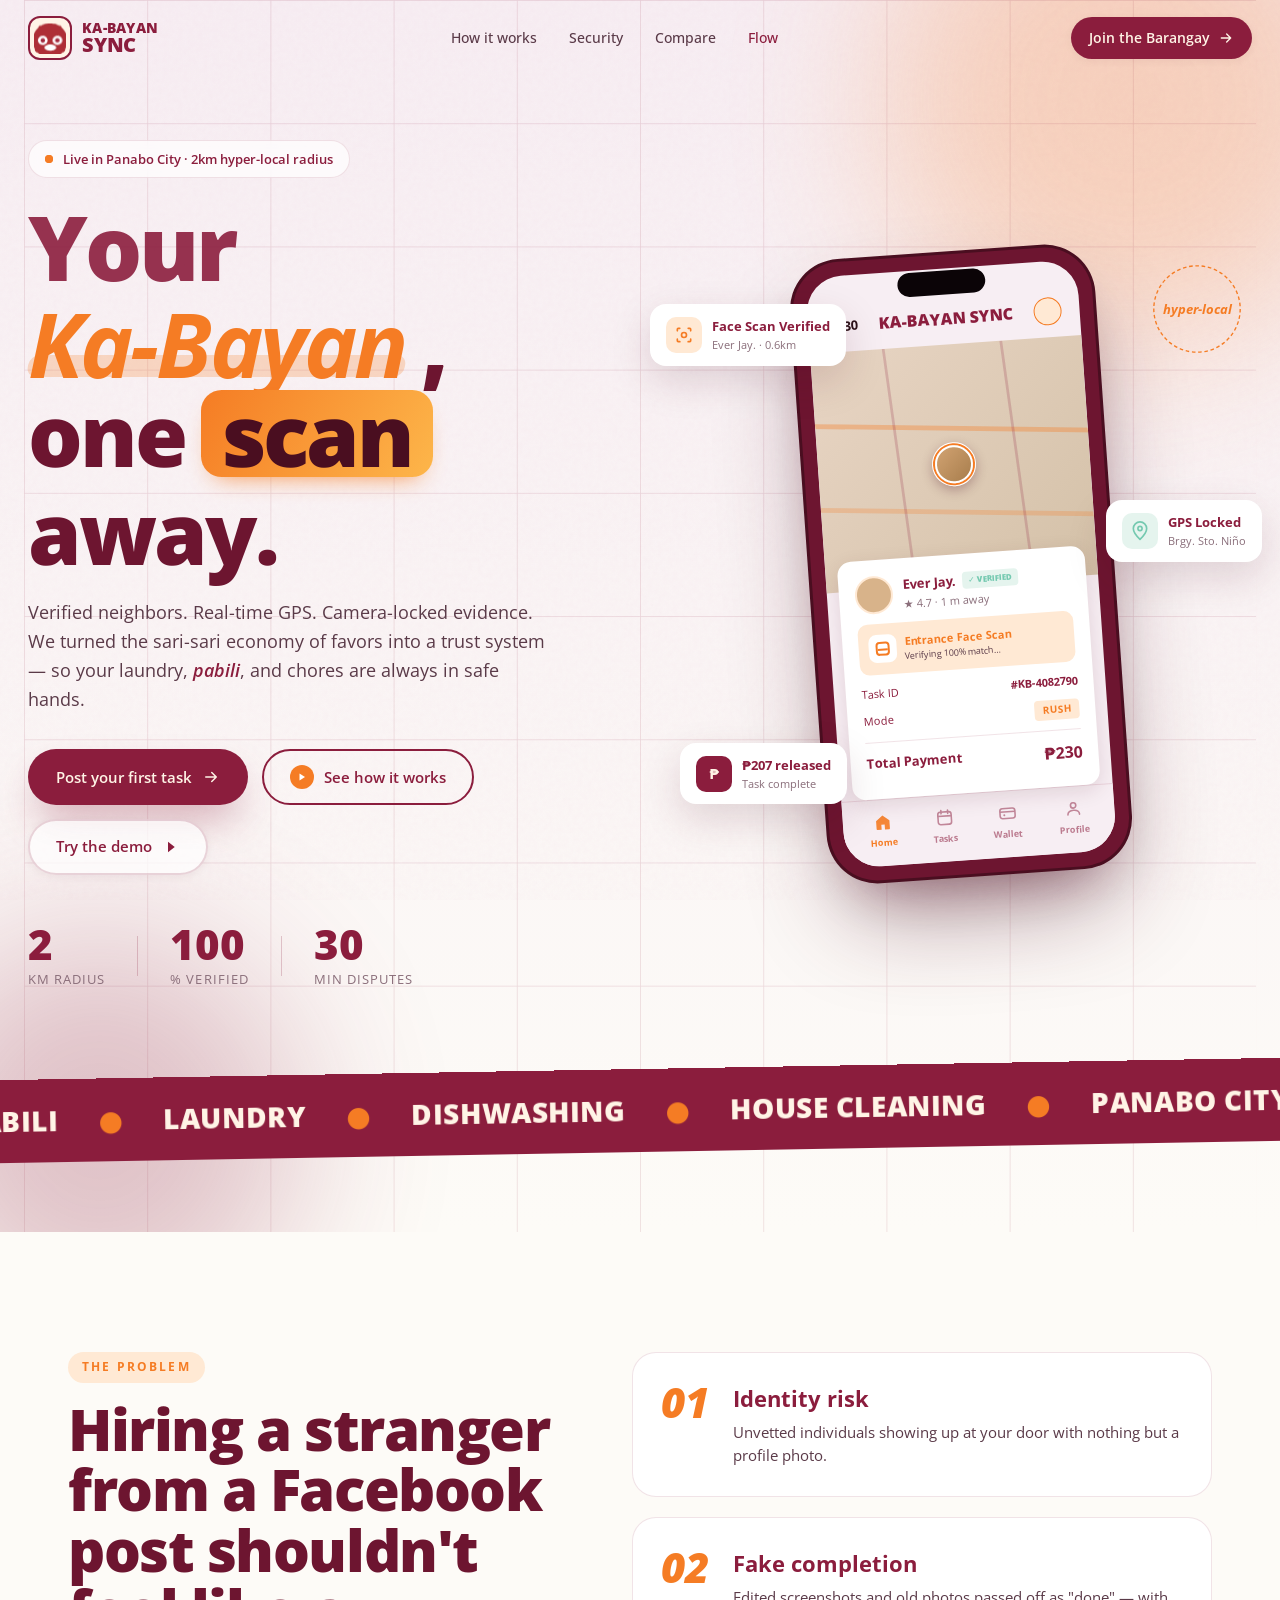
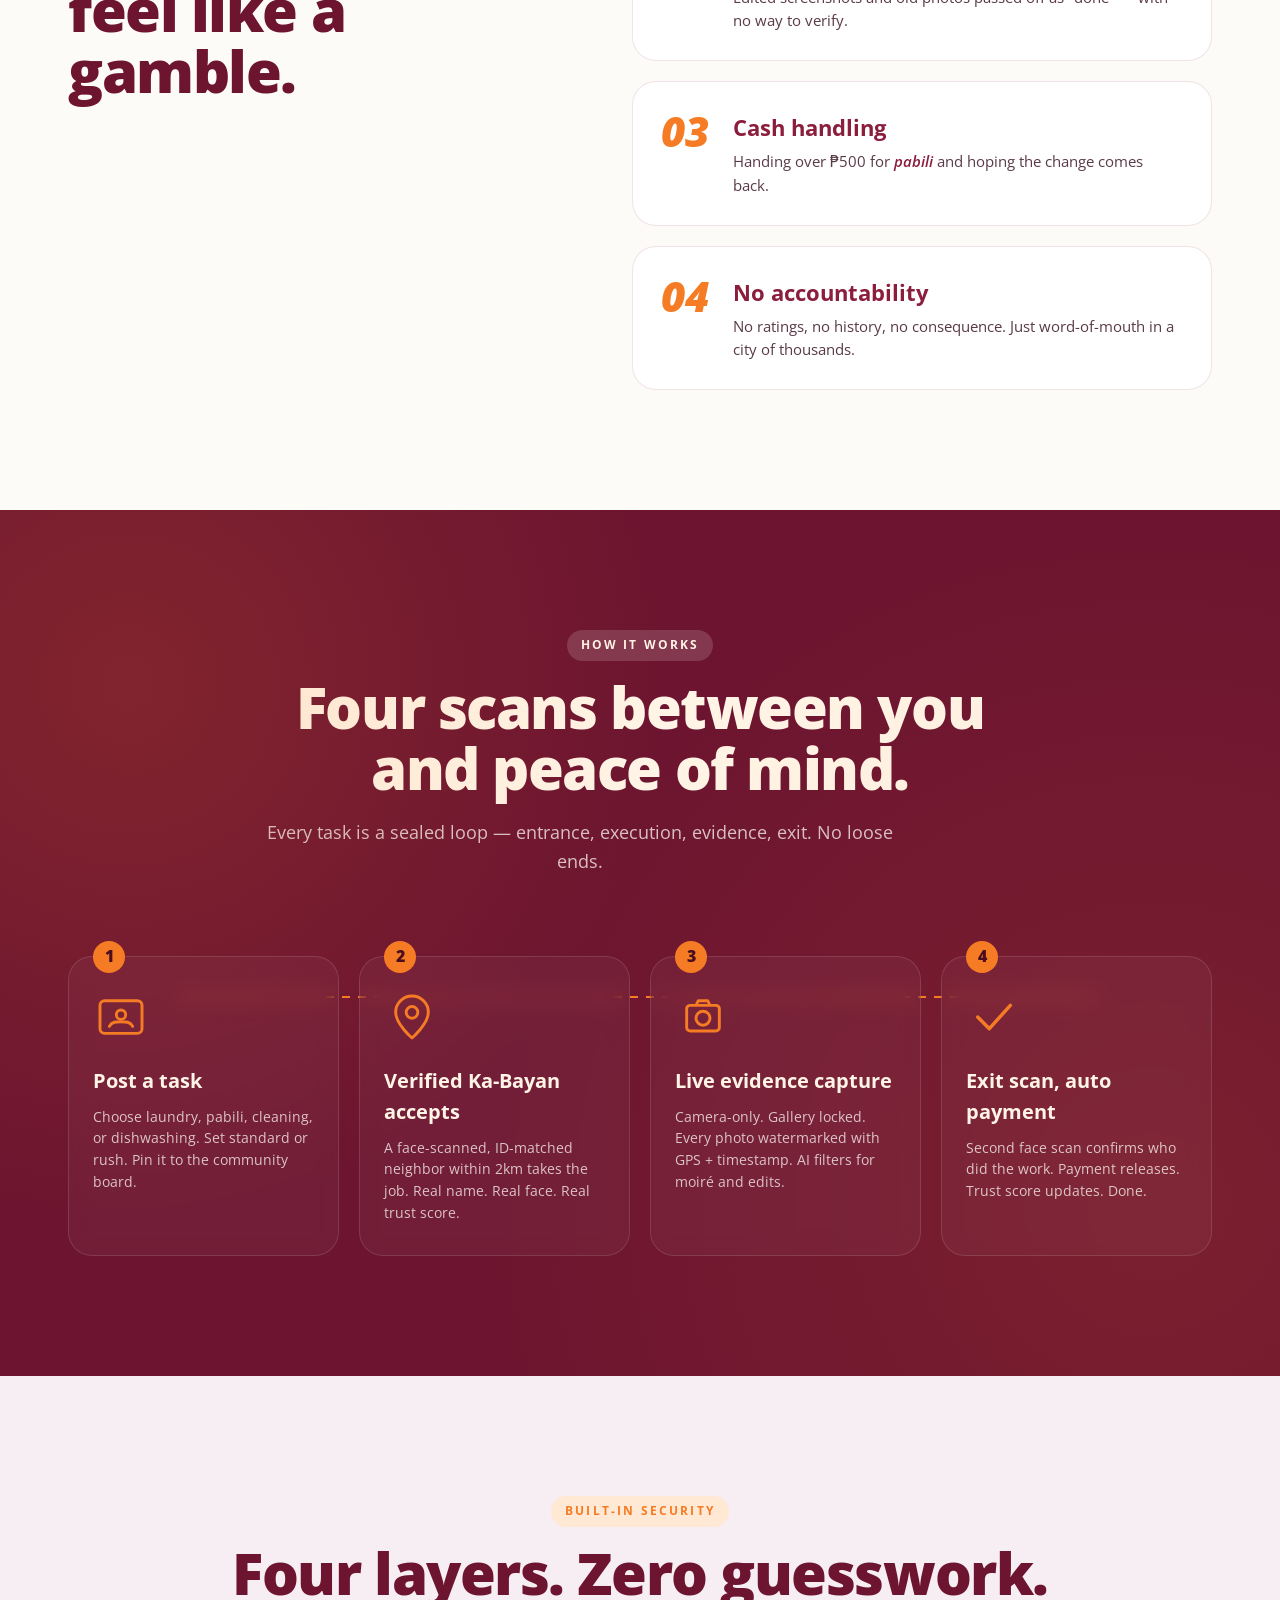
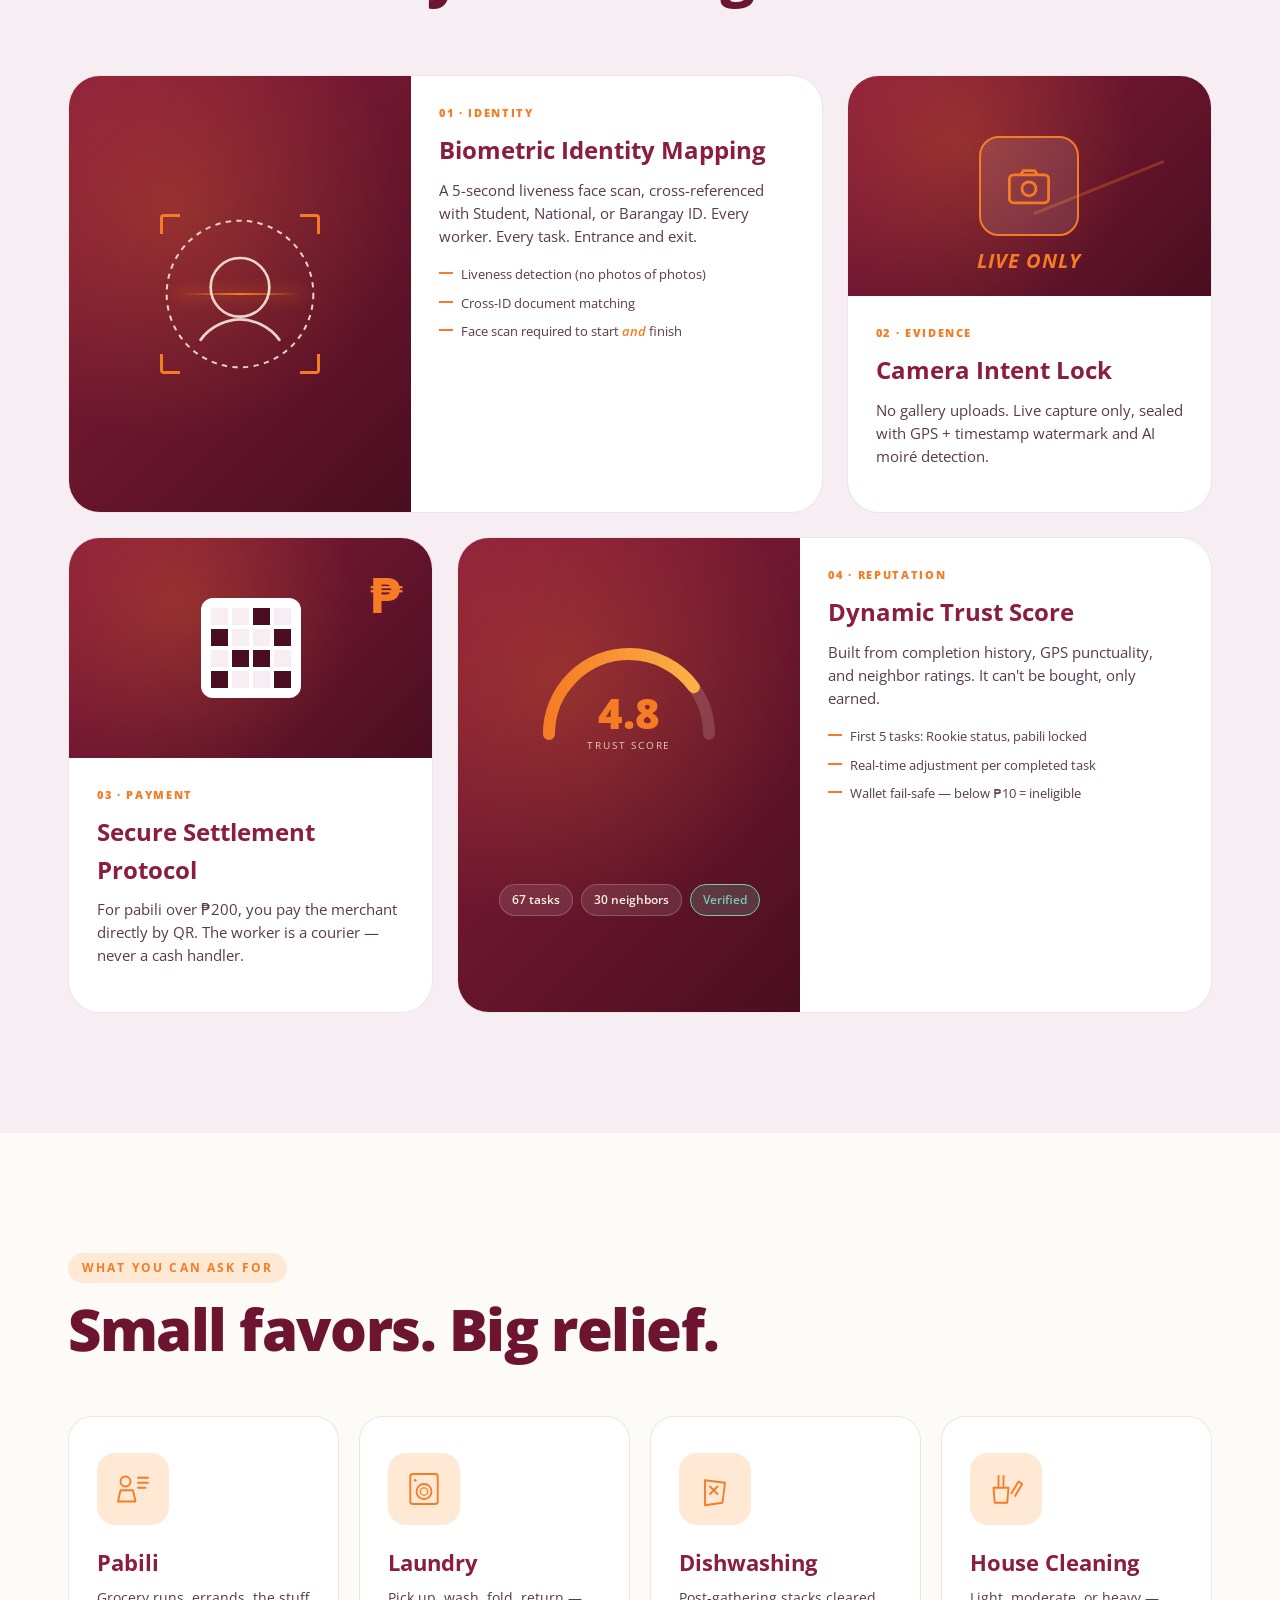
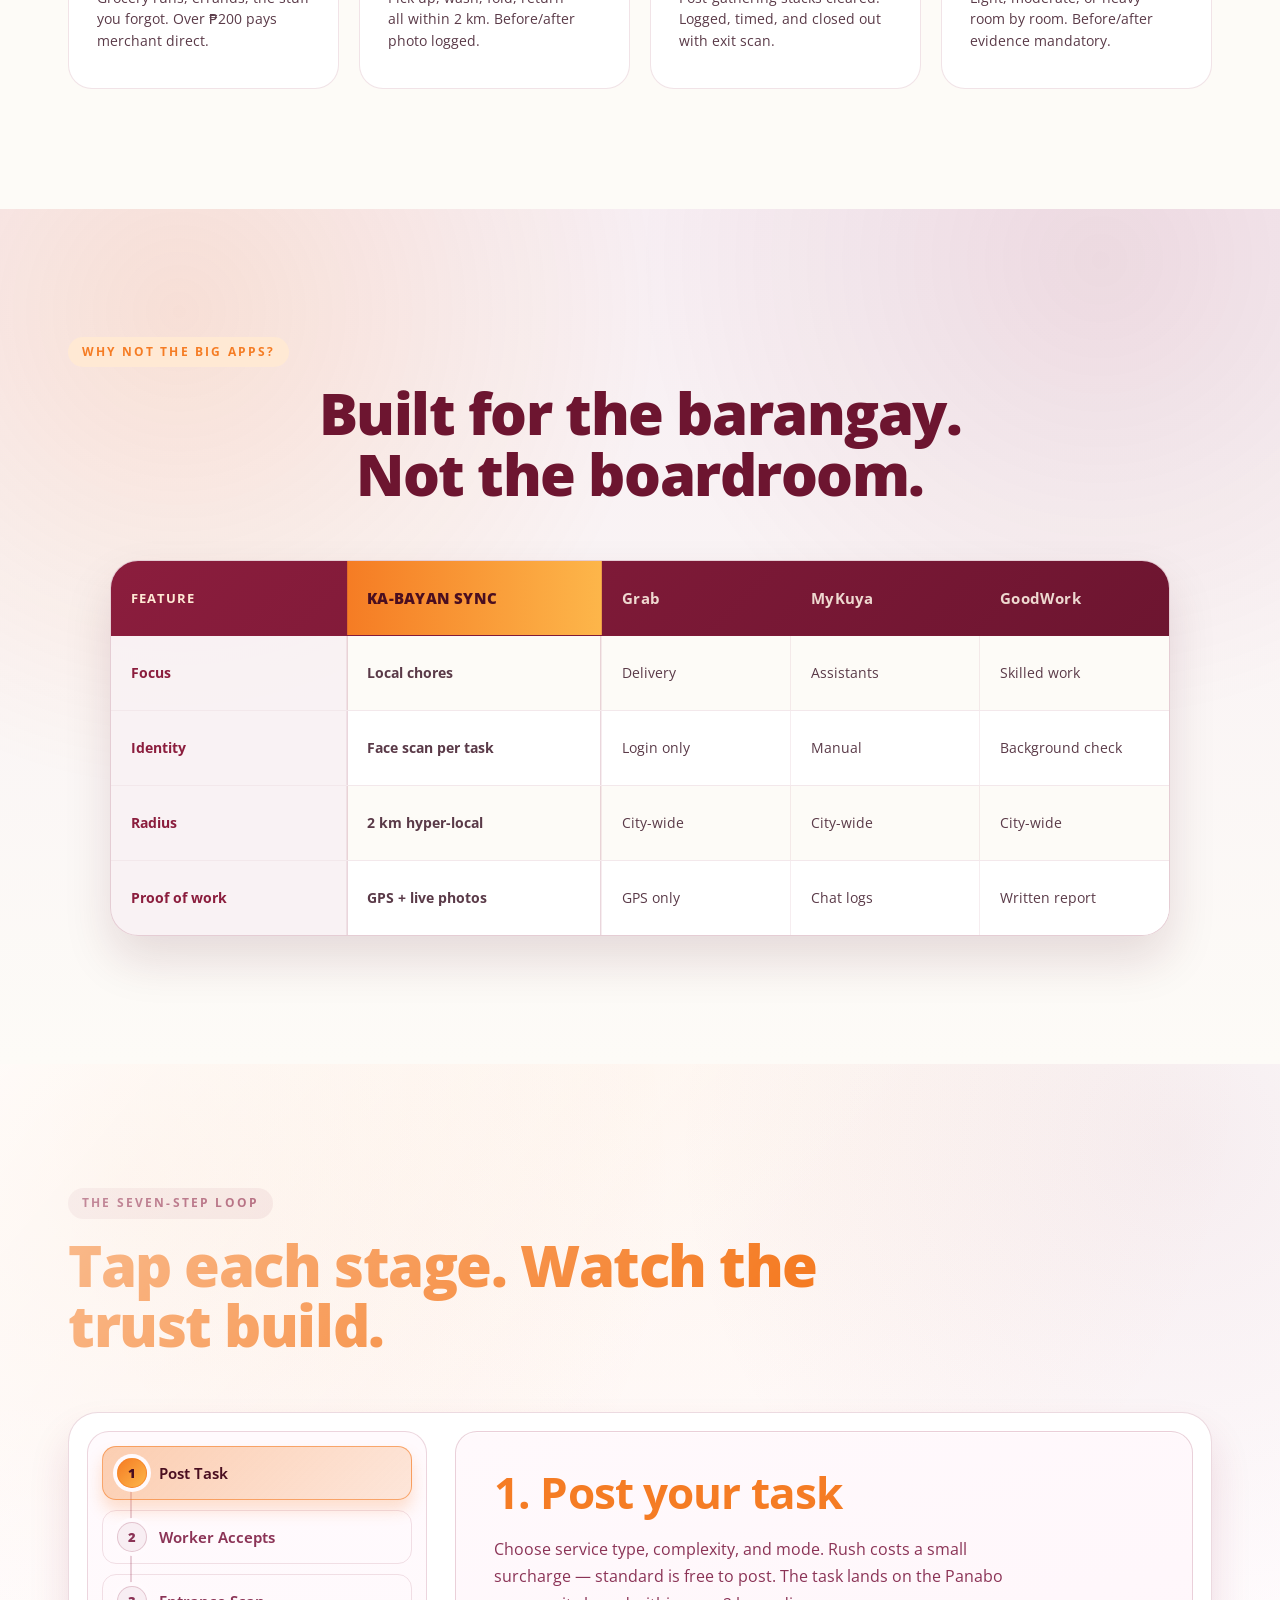
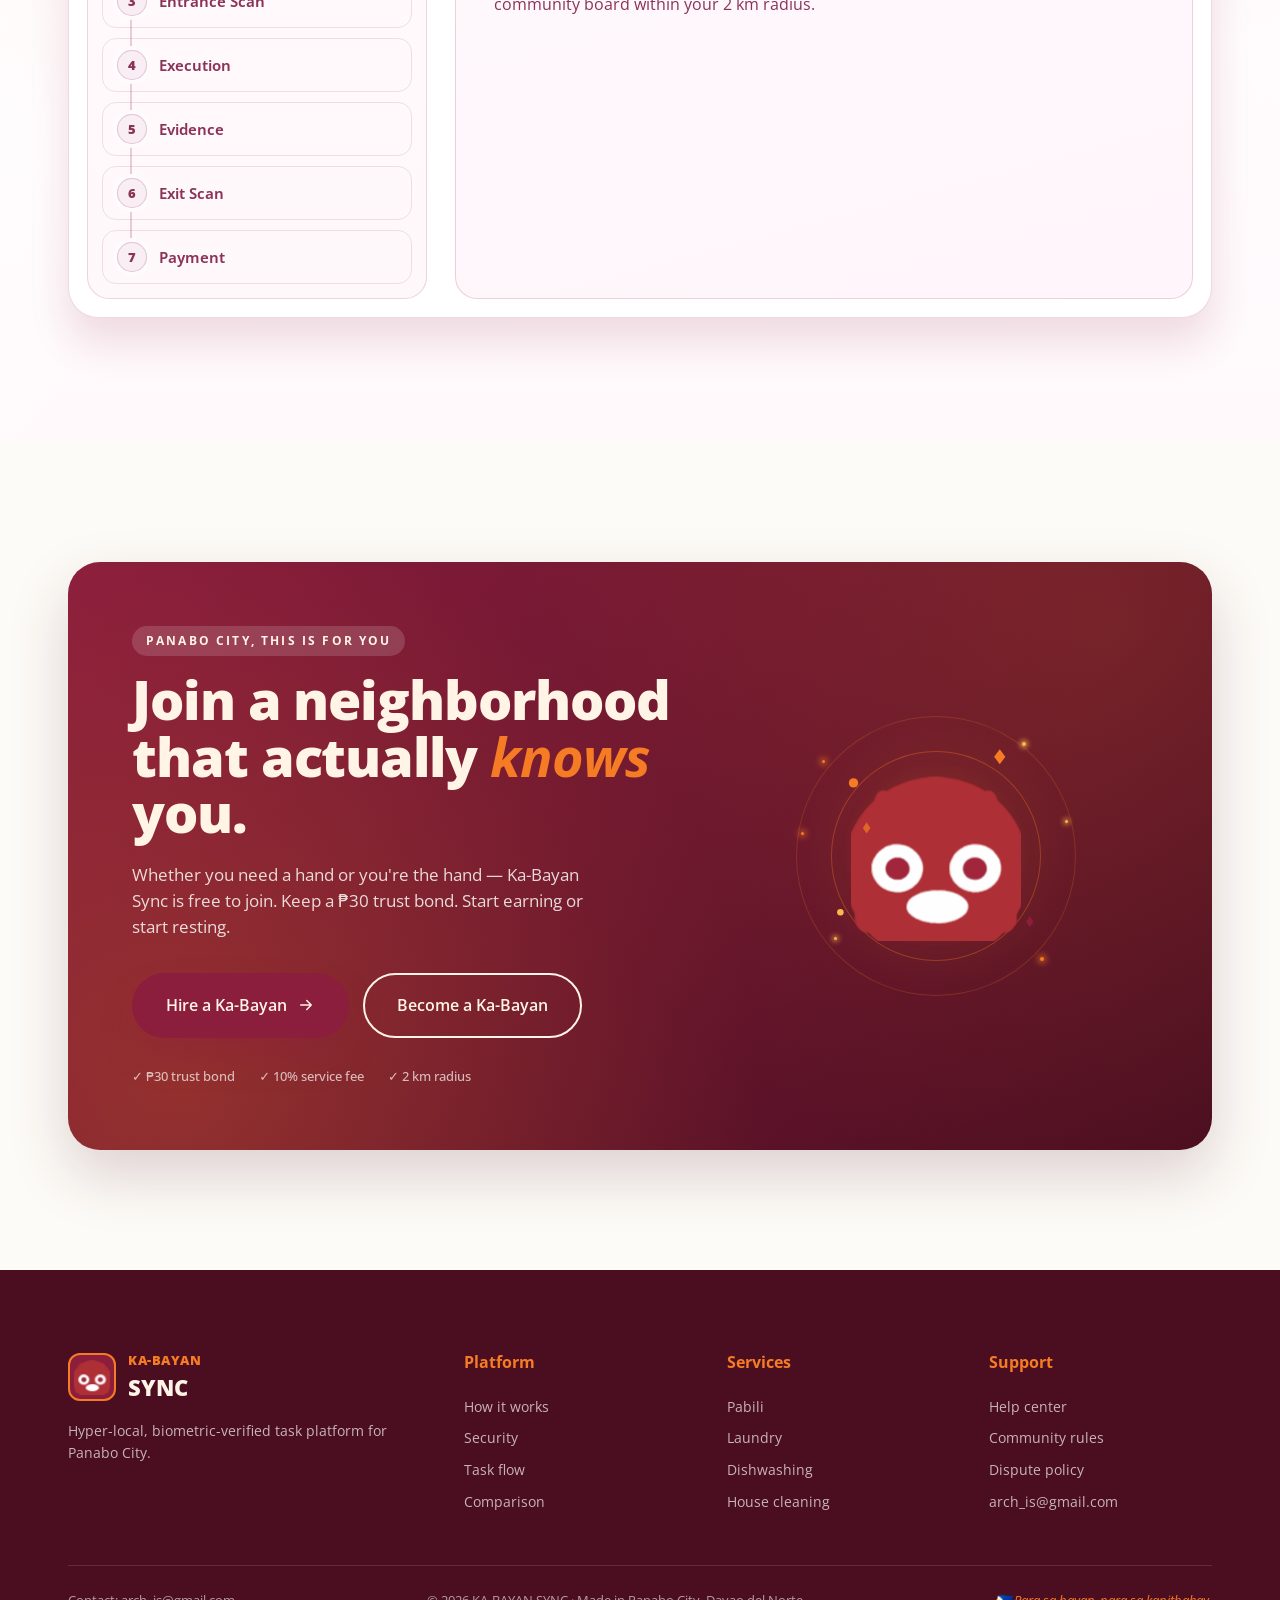
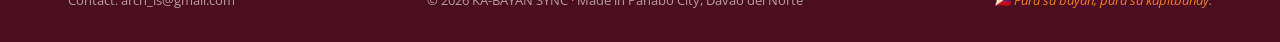
<file: index.html>
<!DOCTYPE html>
<html lang="en">
<head>
<meta charset="UTF-8" />
<meta name="viewport" content="width=device-width, initial-scale=1.0" />
<title>KA-BAYAN SYNC — Your Neighborhood, Synced.</title>
<meta name="description" content="Hyper-local neighborhood task platform for Panabo City. Biometric-verified workers, GPS tracking, and secure payments. Your trusted Ka-Bayan, one tap away." />

<!-- Fonts: Open Sans (display + body) -->
<link rel="preconnect" href="https://fonts.googleapis.com">
<link rel="preconnect" href="https://fonts.gstatic.com" crossorigin>
<link href="https://fonts.googleapis.com/css2?family=Open+Sans:wght@400;500;600;700;800&display=swap" rel="stylesheet">

<link rel="stylesheet" href="styles.css" />
</head>
<body>

<!-- ===== DECORATIVE GRAIN OVERLAY ===== -->
<div class="grain" aria-hidden="true"></div>

<!-- ===== NAVIGATION ===== -->
<header class="nav" id="nav">
  <div class="nav-inner">
    <a href="#top" class="nav-brand" aria-label="Ka-Bayan Sync home">
      <!-- Animated SVG logo file -->
      <object data="logo-animated.svg" type="image/svg+xml" class="logo-mark" aria-hidden="true" tabindex="-1">
        <img src="logo-animated.svg" alt="Ka-Bayan Sync logo">
      </object>
      <span class="nav-wordmark">
        <span class="nav-word-top">KA-BAYAN</span>
        <span class="nav-word-bot">SYNC</span>
      </span>
    </a>

    <nav class="nav-links" aria-label="Primary">
      <a href="#how" data-nav>How it works</a>
      <a href="#features" data-nav>Security</a>
      <a href="#compare" data-nav>Compare</a>
      <a href="#flow" data-nav>Flow</a>
    </nav>

    <a href="#cta" class="nav-cta">
      <span>Join the Barangay</span>
      <svg viewBox="0 0 24 24" fill="none"><path d="M5 12h14M13 6l6 6-6 6" stroke="currentColor" stroke-width="2" stroke-linecap="round" stroke-linejoin="round"/></svg>
    </a>

    <button class="nav-toggle" type="button" aria-label="Open menu" aria-expanded="false" aria-controls="mobileMenu">
      <span class="nav-toggle-line"></span>
      <span class="nav-toggle-line"></span>
      <span class="nav-toggle-line"></span>
    </button>
  </div>

  <div class="nav-mobile-menu" id="mobileMenu" aria-label="Mobile primary navigation">
    <nav class="nav-mobile-links">
      <a href="#how" data-nav>How it works</a>
      <a href="#features" data-nav>Security</a>
      <a href="#compare" data-nav>Compare</a>
      <a href="#flow" data-nav>Flow</a>
    </nav>

    <a href="#cta" class="nav-mobile-cta">
      <span>Join the Barangay</span>
      <svg viewBox="0 0 24 24" fill="none"><path d="M5 12h14M13 6l6 6-6 6" stroke="currentColor" stroke-width="2" stroke-linecap="round" stroke-linejoin="round"/></svg>
    </a>
  </div>
</header>

<!-- ===== HERO ===== -->
<section class="hero" id="top">
  <!-- Background ornaments -->
  <div class="hero-bg" aria-hidden="true">
    <div class="blob blob-1"></div>
    <div class="blob blob-2"></div>
    <svg class="hero-grid" viewBox="0 0 400 400" xmlns="http://www.w3.org/2000/svg">
      <defs>
        <pattern id="grid" width="40" height="40" patternUnits="userSpaceOnUse">
          <path d="M 40 0 L 0 0 0 40" fill="none" stroke="currentColor" stroke-width="0.5" opacity="0.15"/>
        </pattern>
      </defs>
      <rect width="100%" height="100%" fill="url(#grid)"/>
    </svg>
  </div>

  <div class="hero-inner">
    <div class="hero-copy">
      <div class="hero-badge reveal">
        <span class="pulse-dot"></span>
        <span>Live in Panabo City · 2km hyper-local radius</span>
      </div>

      <h1 class="hero-title">
        <span class="hero-title-line hero-title-line-top reveal reveal-1">
          <span class="hero-title-prefix">Your</span>
          <em>Ka-Bayan</em>,
        </span>
        <span class="hero-title-line hero-title-line-bottom reveal reveal-2">
          one <span class="hero-title-focus">scan</span> away.
        </span>
      </h1>

      <p class="hero-sub reveal reveal-3">
        Verified neighbors. Real-time GPS. Camera-locked evidence. We turned the sari-sari economy of favors into a trust system — so your laundry, <em>pabili</em>, and chores are always in safe hands.
      </p>

      <div class="hero-actions reveal reveal-4">
        <a href="#cta" class="btn btn-primary">
          <span>Post your first task</span>
          <svg viewBox="0 0 24 24" fill="none"><path d="M5 12h14M13 6l6 6-6 6" stroke="currentColor" stroke-width="2" stroke-linecap="round" stroke-linejoin="round"/></svg>
        </a>
        <a href="#how" class="btn btn-ghost">
          <span class="btn-play-icon" aria-hidden="true">
            <svg viewBox="0 0 24 24" fill="none"><path d="M7 5v14l11-7z" fill="currentColor"/></svg>
          </span>
          <span>See how it works</span>
        </a>
        <a href="KaBayanSync-v3.html" class="btn btn-demo" target="_blank" rel="noopener noreferrer">
          <span>Try the demo</span>
          <svg viewBox="0 0 24 24" fill="none"><path d="M8 5l9 7-9 7V5z" fill="currentColor"/></svg>
        </a>
      </div>

      <div class="hero-stats reveal reveal-5">
        <div class="stat">
          <div class="stat-num" data-count="2">0</div>
          <div class="stat-label">km radius</div>
        </div>
        <div class="stat-divider"></div>
        <div class="stat">
          <div class="stat-num" data-count="100">0</div>
          <div class="stat-label">% verified</div>
        </div>
        <div class="stat-divider"></div>
        <div class="stat">
          <div class="stat-num" data-count="30">0</div>
          <div class="stat-label">min disputes</div>
        </div>
      </div>
    </div>

    <!-- Phone mockup with floating cards -->
    <div class="hero-visual reveal reveal-6">
      <div class="float-card float-card-1">
        <div class="fc-icon fc-icon-scan">
          <svg viewBox="0 0 24 24" fill="none"><path d="M4 7V5a1 1 0 0 1 1-1h2M17 4h2a1 1 0 0 1 1 1v2M20 17v2a1 1 0 0 1-1 1h-2M7 20H5a1 1 0 0 1-1-1v-2" stroke="currentColor" stroke-width="2" stroke-linecap="round"/><circle cx="12" cy="12" r="3" stroke="currentColor" stroke-width="2"/></svg>
        </div>
        <div>
          <div class="fc-title">Face Scan Verified</div>
          <div class="fc-sub">Ever Jay. · 0.6km</div>
        </div>
      </div>

      <div class="float-card float-card-2">
        <div class="fc-icon fc-icon-gps">
          <svg viewBox="0 0 24 24" fill="none"><path d="M12 22s-8-7.5-8-13a8 8 0 1 1 16 0c0 5.5-8 13-8 13z" stroke="currentColor" stroke-width="2" stroke-linejoin="round"/><circle cx="12" cy="9" r="2.5" stroke="currentColor" stroke-width="2"/></svg>
        </div>
        <div>
          <div class="fc-title">GPS Locked</div>
          <div class="fc-sub">Brgy. Sto. Niño</div>
        </div>
      </div>

      <div class="float-card float-card-3">
        <div class="fc-icon fc-icon-peso">
          <span style="font-weight:800;font-size:14px">₱</span>
        </div>
        <div>
          <div class="fc-title">₱207 released</div>
          <div class="fc-sub">Task complete</div>
        </div>
      </div>

      <div class="phone">
        <div class="phone-notch"></div>
        <div class="phone-screen">
          <!-- Mini phone UI mock -->
          <div class="mini-header">
            <div class="mini-time">12:30</div>
            <div class="mini-brand">KA-BAYAN SYNC</div>
            <div class="mini-avatar"></div>
          </div>

          <div class="mini-map">
            <div class="mini-map-pulse">
              <span></span><span></span><span></span>
            </div>
            <div class="mini-avatar-pin">
              <div class="mini-avatar-ring"></div>
            </div>
            <svg class="mini-streets" viewBox="0 0 300 200" preserveAspectRatio="none">
              <path d="M-10 60 L310 80" stroke="#F57C24" stroke-width="4" opacity="0.35"/>
              <path d="M-10 130 L310 150" stroke="#F57C24" stroke-width="4" opacity="0.25"/>
              <path d="M80 -10 L100 210" stroke="#8B1D3D" stroke-width="3" opacity="0.2"/>
              <path d="M210 -10 L230 210" stroke="#8B1D3D" stroke-width="3" opacity="0.2"/>
            </svg>
          </div>

          <div class="mini-card">
            <div class="mini-worker">
              <div class="mini-worker-avatar"></div>
              <div>
                <div class="mini-worker-name">Ever Jay. <span class="mini-verified">✓ VERIFIED</span></div>
                <div class="mini-worker-meta">★ 4.7 · 1 m away</div>
              </div>
            </div>
            <div class="mini-scan">
              <div class="mini-scan-icon">
                <div class="mini-scan-dot"></div>
              </div>
              <div>
                <div class="mini-scan-title">Entrance Face Scan</div>
                <div class="mini-scan-sub">Verifying 100% match…</div>
              </div>
            </div>
            <div class="mini-row"><span>Task ID</span><span class="mini-val">#KB-4082790</span></div>
            <div class="mini-row"><span>Mode</span><span class="mini-tag">RUSH</span></div>
            <div class="mini-total">
              <span>Total Payment</span>
              <span class="mini-total-val">₱230</span>
            </div>
          </div>

          <div class="mini-nav">
            <div class="mini-nav-item active">
              <svg viewBox="0 0 24 24" aria-hidden="true">
                <path d="M4 10.5 12 4l8 6.5V20a1 1 0 0 1-1 1h-5v-6h-4v6H5a1 1 0 0 1-1-1z" fill="currentColor"/>
              </svg>
              Home
            </div>
            <div class="mini-nav-item">
              <svg viewBox="0 0 24 24" aria-hidden="true">
                <rect x="4" y="5" width="16" height="15" rx="3" fill="none" stroke="currentColor" stroke-width="1.9"/>
                <path d="M8 3v4M16 3v4M4 10h16" fill="none" stroke="currentColor" stroke-width="1.9" stroke-linecap="round"/>
              </svg>
              Tasks
            </div>
            <div class="mini-nav-item">
              <svg viewBox="0 0 24 24" aria-hidden="true">
                <rect x="3" y="6" width="18" height="12" rx="3" fill="none" stroke="currentColor" stroke-width="1.9"/>
                <path d="M3 10h18" fill="none" stroke="currentColor" stroke-width="1.9"/>
                <circle cx="8" cy="14" r="1.2" fill="currentColor"/>
              </svg>
              Wallet
            </div>
            <div class="mini-nav-item">
              <svg viewBox="0 0 24 24" aria-hidden="true">
                <circle cx="12" cy="8" r="3.2" fill="none" stroke="currentColor" stroke-width="1.9"/>
                <path d="M5 19c0-3.3 3-5.2 7-5.2s7 1.9 7 5.2" fill="none" stroke="currentColor" stroke-width="1.9" stroke-linecap="round"/>
              </svg>
              Profile
            </div>
          </div>
        </div>
      </div>

      <!-- Sticker elements -->
      <div class="sticker sticker-1">
        <svg viewBox="0 0 100 100"><circle cx="50" cy="50" r="48" fill="none" stroke="#F57C24" stroke-width="1.5" stroke-dasharray="4 3"/></svg>
        <span>hyper-local</span>
      </div>
    </div>
  </div>

  <div class="hero-marquee" aria-hidden="true">
    <div class="marquee-track">
      <span>PABILI</span><span class="dot">●</span>
      <span>LAUNDRY</span><span class="dot">●</span>
      <span>DISHWASHING</span><span class="dot">●</span>
      <span>HOUSE CLEANING</span><span class="dot">●</span>
      <span>PANABO CITY</span><span class="dot">●</span>
      <span>VERIFIED NEIGHBORS</span><span class="dot">●</span>
      <span>PABILI</span><span class="dot">●</span>
      <span>LAUNDRY</span><span class="dot">●</span>
      <span>DISHWASHING</span><span class="dot">●</span>
      <span>HOUSE CLEANING</span><span class="dot">●</span>
      <span>PANABO CITY</span><span class="dot">●</span>
      <span>VERIFIED NEIGHBORS</span><span class="dot">●</span>
    </div>
  </div>
</section>

<!-- ===== PROBLEM ===== -->
<section class="problem">
  <div class="container">
    <div class="problem-grid">
      <div class="problem-copy">
        <div class="eyebrow">The problem</div>
        <h2 class="section-title">Hiring a stranger from a Facebook post shouldn't feel like a gamble.</h2>
      </div>
      <div class="problem-list">
        <div class="prob-card" data-anim="fade-up">
          <div class="prob-num">01</div>
          <div>
            <h3>Identity risk</h3>
            <p>Unvetted individuals showing up at your door with nothing but a profile photo.</p>
          </div>
        </div>
        <div class="prob-card" data-anim="fade-up">
          <div class="prob-num">02</div>
          <div>
            <h3>Fake completion</h3>
            <p>Edited screenshots and old photos passed off as "done" — with no way to verify.</p>
          </div>
        </div>
        <div class="prob-card" data-anim="fade-up">
          <div class="prob-num">03</div>
          <div>
            <h3>Cash handling</h3>
            <p>Handing over ₱500 for <em>pabili</em> and hoping the change comes back.</p>
          </div>
        </div>
        <div class="prob-card" data-anim="fade-up">
          <div class="prob-num">04</div>
          <div>
            <h3>No accountability</h3>
            <p>No ratings, no history, no consequence. Just word-of-mouth in a city of thousands.</p>
          </div>
        </div>
      </div>
    </div>
  </div>
</section>

<!-- ===== HOW IT WORKS ===== -->
<section class="how" id="how">
  <div class="container">
    <div class="section-head">
      <div class="eyebrow eyebrow-light">How it works</div>
      <h2 class="section-title">Four scans between you and peace of mind.</h2>
      <p class="section-sub">Every task is a sealed loop — entrance, execution, evidence, exit. No loose ends.</p>
    </div>

    <div class="steps">
      <div class="step" data-anim="fade-up">
        <div class="step-index">1</div>
        <div class="step-icon">
          <svg viewBox="0 0 48 48" fill="none">
            <rect x="6" y="10" width="36" height="28" rx="4" stroke="currentColor" stroke-width="2.5"/>
            <circle cx="24" cy="22" r="4" stroke="currentColor" stroke-width="2.5"/>
            <path d="M14 32c2-4 6-4 10-4s8 0 10 4" stroke="currentColor" stroke-width="2.5" stroke-linecap="round"/>
          </svg>
        </div>
        <h3>Post a task</h3>
        <p>Choose laundry, pabili, cleaning, or dishwashing. Set standard or rush. Pin it to the community board.</p>
      </div>

      <div class="step" data-anim="fade-up">
        <div class="step-index">2</div>
        <div class="step-icon">
          <svg viewBox="0 0 48 48" fill="none">
            <path d="M24 42s-14-12-14-22a14 14 0 0 1 28 0c0 10-14 22-14 22z" stroke="currentColor" stroke-width="2.5" stroke-linejoin="round"/>
            <circle cx="24" cy="20" r="5" stroke="currentColor" stroke-width="2.5"/>
          </svg>
        </div>
        <h3>Verified Ka-Bayan accepts</h3>
        <p>A face-scanned, ID-matched neighbor within 2km takes the job. Real name. Real face. Real trust score.</p>
      </div>

      <div class="step" data-anim="fade-up">
        <div class="step-index">3</div>
        <div class="step-icon">
          <svg viewBox="0 0 48 48" fill="none">
            <rect x="10" y="14" width="28" height="22" rx="3" stroke="currentColor" stroke-width="2.5"/>
            <circle cx="24" cy="25" r="6" stroke="currentColor" stroke-width="2.5"/>
            <path d="M18 14l2-4h8l2 4" stroke="currentColor" stroke-width="2.5" stroke-linejoin="round"/>
          </svg>
        </div>
        <h3>Live evidence capture</h3>
        <p>Camera-only. Gallery locked. Every photo watermarked with GPS + timestamp. AI filters for moiré and edits.</p>
      </div>

      <div class="step" data-anim="fade-up">
        <div class="step-index">4</div>
        <div class="step-icon">
          <svg viewBox="0 0 48 48" fill="none">
            <path d="M10 24l10 10 18-20" stroke="currentColor" stroke-width="3" stroke-linecap="round" stroke-linejoin="round"/>
          </svg>
        </div>
        <h3>Exit scan, auto payment</h3>
        <p>Second face scan confirms who did the work. Payment releases. Trust score updates. Done.</p>
      </div>
    </div>
  </div>
</section>

<!-- ===== SECURITY FEATURES ===== -->
<section class="features" id="features">
  <div class="container">
    <div class="feat-head">
      <div class="eyebrow">Built-in security</div>
      <h2 class="section-title">Four layers. Zero guesswork.</h2>
    </div>

    <div class="feat-grid">
      <!-- Biometric -->
      <article class="feat-card feat-card-wide" data-anim="fade-up">
        <div class="feat-visual feat-visual-bio">
          <div class="face-frame">
            <div class="face-scan-line"></div>
            <svg viewBox="0 0 120 120" class="face-icon">
              <circle cx="60" cy="60" r="55" fill="none" stroke="currentColor" stroke-width="1.5" stroke-dasharray="4 4"/>
              <circle cx="60" cy="55" r="22" fill="none" stroke="currentColor" stroke-width="2"/>
              <path d="M30 95c8-12 22-16 30-16s22 4 30 16" fill="none" stroke="currentColor" stroke-width="2"/>
            </svg>
            <div class="face-corner tl"></div>
            <div class="face-corner tr"></div>
            <div class="face-corner bl"></div>
            <div class="face-corner br"></div>
          </div>
        </div>
        <div class="feat-content">
          <div class="feat-tag">01 · IDENTITY</div>
          <h3>Biometric Identity Mapping</h3>
          <p>A 5-second liveness face scan, cross-referenced with Student, National, or Barangay ID. Every worker. Every task. Entrance and exit.</p>
          <ul class="feat-bullets">
            <li>Liveness detection (no photos of photos)</li>
            <li>Cross-ID document matching</li>
            <li>Face scan required to start <em>and</em> finish</li>
          </ul>
        </div>
      </article>

      <!-- Camera Lock -->
      <article class="feat-card" data-anim="fade-up">
        <div class="feat-visual feat-visual-cam">
          <div class="cam-badge">
            <svg viewBox="0 0 40 40" fill="none">
              <rect x="6" y="12" width="28" height="20" rx="3" stroke="currentColor" stroke-width="2"/>
              <circle cx="20" cy="22" r="5" stroke="currentColor" stroke-width="2"/>
              <path d="M14 12l2-3h8l2 3" stroke="currentColor" stroke-width="2"/>
            </svg>
          </div>
          <div class="cam-label">LIVE ONLY</div>
          <div class="cam-strike"></div>
        </div>
        <div class="feat-content">
          <div class="feat-tag">02 · EVIDENCE</div>
          <h3>Camera Intent Lock</h3>
          <p>No gallery uploads. Live capture only, sealed with GPS + timestamp watermark and AI moiré detection.</p>
        </div>
      </article>

      <!-- Settlement -->
      <article class="feat-card" data-anim="fade-up">
        <div class="feat-visual feat-visual-pay">
          <div class="qr-mock">
            <div class="qr-cell"></div><div class="qr-cell"></div><div class="qr-cell dark"></div><div class="qr-cell"></div>
            <div class="qr-cell dark"></div><div class="qr-cell"></div><div class="qr-cell"></div><div class="qr-cell dark"></div>
            <div class="qr-cell"></div><div class="qr-cell dark"></div><div class="qr-cell dark"></div><div class="qr-cell"></div>
            <div class="qr-cell dark"></div><div class="qr-cell"></div><div class="qr-cell"></div><div class="qr-cell dark"></div>
          </div>
          <div class="peso-float">₱</div>
        </div>
        <div class="feat-content">
          <div class="feat-tag">03 · PAYMENT</div>
          <h3>Secure Settlement Protocol</h3>
          <p>For pabili over ₱200, you pay the merchant directly by QR. The worker is a courier — never a cash handler.</p>
        </div>
      </article>

      <!-- Trust Score -->
      <article class="feat-card feat-card-wide" data-anim="fade-up">
        <div class="feat-visual feat-visual-trust">
          <div class="trust-meter">
            <svg viewBox="0 0 200 120">
              <path d="M 20 100 A 80 80 0 0 1 180 100" fill="none" stroke="rgba(255,255,255,0.15)" stroke-width="12" stroke-linecap="round"/>
              <path class="trust-arc" d="M 20 100 A 80 80 0 0 1 180 100" fill="none" stroke="url(#trustGrad)" stroke-width="12" stroke-linecap="round" stroke-dasharray="251" stroke-dashoffset="50"/>
              <defs>
                <linearGradient id="trustGrad" x1="0" x2="1">
                  <stop offset="0%" stop-color="#F57C24"/>
                  <stop offset="100%" stop-color="#FDB64A"/>
                </linearGradient>
              </defs>
            </svg>
            <div class="trust-val">
              <div class="trust-num">4.8</div>
              <div class="trust-lbl">TRUST SCORE</div>
            </div>
          </div>
          <div class="trust-pills">
            <span class="pill">67 tasks</span>
            <span class="pill">30 neighbors</span>
            <span class="pill pill-green">Verified</span>
          </div>
        </div>
        <div class="feat-content">
          <div class="feat-tag">04 · REPUTATION</div>
          <h3>Dynamic Trust Score</h3>
          <p>Built from completion history, GPS punctuality, and neighbor ratings. It can't be bought, only earned.</p>
          <ul class="feat-bullets">
            <li>First 5 tasks: Rookie status, pabili locked</li>
            <li>Real-time adjustment per completed task</li>
            <li>Wallet fail-safe — below ₱10 = ineligible</li>
          </ul>
        </div>
      </article>
    </div>
  </div>
</section>

<!-- ===== SERVICES ===== -->
<section class="services">
  <div class="container">
    <div class="eyebrow">What you can ask for</div>
    <h2 class="section-title">Small favors. Big relief.</h2>

    <div class="service-grid">
      <div class="service-card" data-anim="fade-up">
        <div class="service-ico">
          <svg viewBox="0 0 64 64" fill="none">
            <circle cx="20" cy="20" r="8" stroke="currentColor" stroke-width="3"/>
            <path d="M12 34h20l4 18H8z" stroke="currentColor" stroke-width="3" stroke-linejoin="round"/>
            <path d="M40 14h16M40 22h16M40 30h12" stroke="currentColor" stroke-width="3" stroke-linecap="round"/>
          </svg>
        </div>
        <h3>Pabili</h3>
        <p>Grocery runs, errands, the stuff you forgot. Over ₱200 pays merchant direct.</p>
      </div>

      <div class="service-card" data-anim="fade-up">
        <div class="service-ico">
          <svg viewBox="0 0 64 64" fill="none">
            <rect x="10" y="8" width="44" height="48" rx="4" stroke="currentColor" stroke-width="3"/>
            <circle cx="32" cy="36" r="12" stroke="currentColor" stroke-width="3"/>
            <circle cx="32" cy="36" r="6" stroke="currentColor" stroke-width="2"/>
            <circle cx="18" cy="18" r="2" fill="currentColor"/>
          </svg>
        </div>
        <h3>Laundry</h3>
        <p>Pick up, wash, fold, return — all within 2 km. Before/after photo logged.</p>
      </div>

      <div class="service-card" data-anim="fade-up">
        <div class="service-ico">
          <svg viewBox="0 0 64 64" fill="none">
            <path d="M16 18l32 4-4 32-28 4z" stroke="currentColor" stroke-width="3" stroke-linejoin="round"/>
            <path d="M24 28l12 12M36 28L24 40" stroke="currentColor" stroke-width="3" stroke-linecap="round"/>
          </svg>
        </div>
        <h3>Dishwashing</h3>
        <p>Post-gathering stacks cleared. Logged, timed, and closed out with exit scan.</p>
      </div>

      <div class="service-card" data-anim="fade-up">
        <div class="service-ico">
          <svg viewBox="0 0 64 64" fill="none">
            <path d="M20 10v20M28 10v20M12 30h24l-2 24H14z" stroke="currentColor" stroke-width="3" stroke-linejoin="round"/>
            <path d="M40 40l12-20 6 4-12 20" stroke="currentColor" stroke-width="3" stroke-linejoin="round"/>
          </svg>
        </div>
        <h3>House Cleaning</h3>
        <p>Light, moderate, or heavy — room by room. Before/after evidence mandatory.</p>
      </div>
    </div>
  </div>
</section>

<!-- ===== COMPARISON ===== -->
<section class="compare" id="compare">
  <div class="container">
    <div class="eyebrow">Why not the big apps?</div>
    <h2 class="section-title">Built for the barangay. Not the boardroom.</h2>

    <div class="compare-table" role="table" aria-label="Platform comparison">
      <div class="cmp-row cmp-head" role="row">
        <div role="columnheader">Feature</div>
        <div role="columnheader" class="cmp-us">KA-BAYAN SYNC</div>
        <div role="columnheader">Grab</div>
        <div role="columnheader">MyKuya</div>
        <div role="columnheader">GoodWork</div>
      </div>

      <div class="cmp-row" role="row">
        <div role="cell" data-label="Feature"><strong>Focus</strong></div>
        <div role="cell" data-label="KA-BAYAN" class="cmp-us">Local chores</div>
        <div role="cell" data-label="Grab">Delivery</div>
        <div role="cell" data-label="MyKuya">Assistants</div>
        <div role="cell" data-label="GoodWork">Skilled work</div>
      </div>

      <div class="cmp-row" role="row">
        <div role="cell" data-label="Feature"><strong>Identity</strong></div>
        <div role="cell" data-label="KA-BAYAN" class="cmp-us">Face scan per task</div>
        <div role="cell" data-label="Grab">Login only</div>
        <div role="cell" data-label="MyKuya">Manual</div>
        <div role="cell" data-label="GoodWork">Background check</div>
      </div>

      <div class="cmp-row" role="row">
        <div role="cell" data-label="Feature"><strong>Radius</strong></div>
        <div role="cell" data-label="KA-BAYAN" class="cmp-us">2 km hyper-local</div>
        <div role="cell" data-label="Grab">City-wide</div>
        <div role="cell" data-label="MyKuya">City-wide</div>
        <div role="cell" data-label="GoodWork">City-wide</div>
      </div>

      <div class="cmp-row" role="row">
        <div role="cell" data-label="Feature"><strong>Proof of work</strong></div>
        <div role="cell" data-label="KA-BAYAN" class="cmp-us">GPS + live photos</div>
        <div role="cell" data-label="Grab">GPS only</div>
        <div role="cell" data-label="MyKuya">Chat logs</div>
        <div role="cell" data-label="GoodWork">Written report</div>
      </div>
    </div>
  </div>
</section>

<!-- ===== INTERACTIVE TASK FLOW ===== -->
<section class="flow" id="flow">
  <div class="container">
    <div class="eyebrow eyebrow-light">The seven-step loop</div>
    <h2 class="section-title">Tap each stage. Watch the trust build.</h2>

    <div class="flow-wrap">
      <div class="flow-steps" role="tablist" aria-label="Task flow stages">
        <button class="flow-step active" data-flow="0" role="tab" aria-selected="true">
          <span class="flow-dot">1</span>
          <span class="flow-label">Post Task</span>
        </button>
        <button class="flow-step" data-flow="1" role="tab" aria-selected="false">
          <span class="flow-dot">2</span>
          <span class="flow-label">Worker Accepts</span>
        </button>
        <button class="flow-step" data-flow="2" role="tab" aria-selected="false">
          <span class="flow-dot">3</span>
          <span class="flow-label">Entrance Scan</span>
        </button>
        <button class="flow-step" data-flow="3" role="tab" aria-selected="false">
          <span class="flow-dot">4</span>
          <span class="flow-label">Execution</span>
        </button>
        <button class="flow-step" data-flow="4" role="tab" aria-selected="false">
          <span class="flow-dot">5</span>
          <span class="flow-label">Evidence</span>
        </button>
        <button class="flow-step" data-flow="5" role="tab" aria-selected="false">
          <span class="flow-dot">6</span>
          <span class="flow-label">Exit Scan</span>
        </button>
        <button class="flow-step" data-flow="6" role="tab" aria-selected="false">
          <span class="flow-dot">7</span>
          <span class="flow-label">Payment</span>
        </button>
        <div class="flow-progress"><div class="flow-progress-fill" id="flowProgress"></div></div>
      </div>

      <div class="flow-panels">
        <div class="flow-panel active" data-panel="0">
          <h3>1. Post your task</h3>
          <p>Choose service type, complexity, and mode. Rush costs a small surcharge — standard is free to post. The task lands on the Panabo community board within your 2 km radius.</p>
        </div>
        <div class="flow-panel" data-panel="1">
          <h3>2. A verified neighbor accepts</h3>
          <p>The task flashes for 15 seconds to nearby online Ka-Bayans. The first verified worker to accept takes it. You see their name, trust score, and distance instantly.</p>
        </div>
        <div class="flow-panel" data-panel="2">
          <h3>3. Entrance face scan</h3>
          <p>Worker arrives. <strong>Start Task</strong> stays locked until their face scan matches the ID on file. No match, no start — no exceptions.</p>
        </div>
        <div class="flow-panel" data-panel="3">
          <h3>4. Task execution</h3>
          <p>GPS keeps a live breadcrumb inside your radius. Low-battery? System fires a location ping at 1% as a final fail-safe.</p>
        </div>
        <div class="flow-panel" data-panel="4">
          <h3>5. Evidence capture</h3>
          <p>Before and after photos taken live — camera-only, watermarked with location and time, scanned by AI for tampering or moiré patterns.</p>
        </div>
        <div class="flow-panel" data-panel="5">
          <h3>6. Exit face scan</h3>
          <p><strong>Finish Task</strong> is locked until the second scan confirms the same person who started also finished. This is how fake completions die.</p>
        </div>
        <div class="flow-panel" data-panel="6">
          <h3>7. Payment & rating</h3>
          <p>Payment releases to the worker's wallet minus the 10% service fee. You rate the job. A 30-minute dispute window stays open just in case.</p>
        </div>
      </div>
    </div>
  </div>
</section>

<!-- ===== CTA ===== -->
<section class="cta" id="cta">
  <div class="container">
    <div class="cta-card">
      <div class="cta-copy">
        <div class="eyebrow eyebrow-light">Panabo City, this is for you</div>
        <h2>Join a neighborhood<br/>that actually <em>knows</em> you.</h2>
        <p>Whether you need a hand or you're the hand — Ka-Bayan Sync is free to join. Keep a ₱30 trust bond. Start earning or start resting.</p>

        <div class="cta-buttons">
          <a href="#" class="btn btn-primary btn-lg">
            <span>Hire a Ka-Bayan</span>
            <svg viewBox="0 0 24 24" fill="none"><path d="M5 12h14M13 6l6 6-6 6" stroke="currentColor" stroke-width="2" stroke-linecap="round" stroke-linejoin="round"/></svg>
          </a>
          <a href="#" class="btn btn-outline btn-lg">
            <span>Become a Ka-Bayan</span>
          </a>
        </div>

        <div class="cta-meta">
          <span>✓ ₱30 trust bond</span>
          <span>✓ 10% service fee</span>
          <span>✓ 2 km radius</span>
        </div>
      </div>

      <div class="cta-visual" aria-hidden="true">
        <!-- Logo with glow rings, diamonds and fireflies -->
        <div class="cta-logo-cluster">
          <!-- Glow rings -->
          <div class="cta-ring cta-ring-outer"></div>
          <div class="cta-ring cta-ring-inner"></div>

          <!-- The animated logo -->
          <div class="cta-logo-wrap">
            <object data="logo-animated.svg" type="image/svg+xml" class="cta-logo-svg" tabindex="-1">
              <img src="logo-animated.svg" alt="Ka-Bayan Sync mascot">
            </object>
          </div>

          <!-- Diamond sparks -->
          <svg class="cta-sparks" viewBox="0 0 320 320" xmlns="http://www.w3.org/2000/svg">
            <!-- Diamond top-right (orange, like the image) -->
            <g class="spark spark-1">
              <path d="M222 54 L228 46 L234 54 L228 62 Z" fill="#F57C24"/>
            </g>
            <!-- Small circle top-left -->
            <g class="spark spark-2">
              <circle cx="72" cy="82" r="5" fill="#F57C24"/>
            </g>
            <!-- Small diamond bottom-right (burgundy) -->
            <g class="spark spark-3">
              <path d="M256 230 L260 224 L264 230 L260 236 Z" fill="#8B1D3D"/>
            </g>
            <!-- Extra tiny circle lower-left -->
            <g class="spark spark-4">
              <circle cx="58" cy="220" r="3.5" fill="#FDB64A"/>
            </g>
            <!-- Extra diamond upper-left -->
            <g class="spark spark-5">
              <path d="M82 130 L86 124 L90 130 L86 136 Z" fill="#F57C24" opacity="0.7"/>
            </g>
          </svg>

          <!-- Firefly particles -->
          <div class="fireflies">
            <span class="firefly ff-1"></span>
            <span class="firefly ff-2"></span>
            <span class="firefly ff-3"></span>
            <span class="firefly ff-4"></span>
            <span class="firefly ff-5"></span>
            <span class="firefly ff-6"></span>
          </div>
        </div>
      </div>
    </div>
  </div>
</section>

<!-- ===== FOOTER ===== -->
<footer class="footer">
  <div class="container">
    <div class="footer-grid">
      <div class="footer-brand">
        <div class="footer-logo">
          <object data="logo-animated.svg" type="image/svg+xml" class="logo-mark logo-mark-sm" aria-hidden="true" tabindex="-1">
            <img src="logo-animated.svg" alt="Ka-Bayan Sync logo">
          </object>
          <div>
            <div class="footer-word-top">KA-BAYAN</div>
            <div class="footer-word-bot">SYNC</div>
          </div>
        </div>
        <p>Hyper-local, biometric-verified task platform for Panabo City.</p>
      </div>

      <div class="footer-col">
        <h4>Platform</h4>
        <a href="#how">How it works</a>
        <a href="#features">Security</a>
        <a href="#flow">Task flow</a>
        <a href="#compare">Comparison</a>
      </div>

      <div class="footer-col">
        <h4>Services</h4>
        <a href="#">Pabili</a>
        <a href="#">Laundry</a>
        <a href="#">Dishwashing</a>
        <a href="#">House cleaning</a>
      </div>

      <div class="footer-col">
        <h4>Support</h4>
        <a href="#">Help center</a>
        <a href="#">Community rules</a>
        <a href="#">Dispute policy</a>
        <a href="mailto:arch_ist@gmail.com">arch_is@gmail.com</a>
      </div>
    </div>

    <div class="footer-base">
      <span>Contact: <a href="mailto:arch_ist@gmail.com">arch_is@gmail.com</a></span>
      <span>© 2026 KA-BAYAN SYNC · Made in Panabo City, Davao del Norte</span>
      <span class="footer-tag">🇵🇭 Para sa bayan, para sa kapitbahay.</span>
    </div>
  </div>
</footer>

<script src="script.js"></script>
</body>
</html>
</file>
<file: styles.css>
/* ============================================
   KA-BAYAN SYNC — Advertisement Website
   Brand palette: burgundy, orange, cream, teal
   ============================================ */

:root {
  /* Brand colors — extracted from logo + app screens */
  --color-burgundy: #8B1D3D;
  --color-burgundy-deep: #6D1530;
  --color-burgundy-dark: #4A0E20;
  --color-orange: #F57C24;
  --color-orange-soft: #FDB64A;
  --color-orange-tint: #FFE9D4;

  --color-cream: #F7EEF3;        /* lavender-cream bg from app */
  --color-cream-warm: #FFF4E6;
  --color-ivory: #FDFBF7;

  --color-teal: #74C9B0;         /* verified badge green from app */
  --color-teal-bg: #E5F4EE;

  --color-ink: #2B1219;
  --color-ink-soft: #5A3A48;
  --color-ink-mute: #8A6E7A;

  --color-line: rgba(139, 29, 61, 0.12);
  --color-line-strong: rgba(139, 29, 61, 0.22);
  --mini-avatar-image: url("https://i.imgur.com/EbPdGdE.png");

  /* Type */
  --font-display: 'Open Sans', system-ui, sans-serif;
  --font-body: 'Open Sans', system-ui, sans-serif;

  /* Radii & shadows */
  --r-sm: 8px;
  --r-md: 16px;
  --r-lg: 24px;
  --r-xl: 32px;
  --r-full: 999px;

  --shadow-sm: 0 2px 8px rgba(74, 14, 32, 0.06);
  --shadow-md: 0 10px 30px rgba(74, 14, 32, 0.12);
  --shadow-lg: 0 25px 60px rgba(74, 14, 32, 0.18);
  --shadow-burgundy: 0 20px 40px -10px rgba(139, 29, 61, 0.4);
  --shadow-orange: 0 18px 35px -8px rgba(245, 124, 36, 0.5);

  /* Motion */
  --ease-out: cubic-bezier(0.16, 1, 0.3, 1);
  --ease-spring: cubic-bezier(0.34, 1.56, 0.64, 1);
}

* { box-sizing: border-box; margin: 0; padding: 0; }
html { scroll-behavior: smooth; }
body {
  font-family: var(--font-body);
  background: var(--color-cream);
  color: var(--color-ink);
  line-height: 1.55;
  overflow-x: hidden;
  -webkit-font-smoothing: antialiased;
}
img, svg { display: block; max-width: 100%; }
a { color: inherit; text-decoration: none; }
button { font: inherit; background: none; border: none; cursor: pointer; color: inherit; }

::selection { background: var(--color-orange); color: var(--color-cream-warm); }

/* ===== Container & grain ===== */
.container { width: 100%; max-width: 1200px; margin: 0 auto; padding: 0 28px; }

.grain {
  position: fixed; inset: 0;
  pointer-events: none;
  z-index: 1;
  opacity: 0.35;
  mix-blend-mode: multiply;
  background-image: url("data:image/svg+xml,%3Csvg viewBox='0 0 200 200' xmlns='http://www.w3.org/2000/svg'%3E%3Cfilter id='n'%3E%3CfeTurbulence type='fractalNoise' baseFrequency='0.9' numOctaves='3'/%3E%3CfeColorMatrix values='0 0 0 0 0.55 0 0 0 0 0.11 0 0 0 0 0.24 0 0 0 0.08 0'/%3E%3C/filter%3E%3Crect width='100%25' height='100%25' filter='url(%23n)'/%3E%3C/svg%3E");
}

/* ============================================
   NAVIGATION
   ============================================ */
.nav {
  position: fixed; top: 0; left: 0; right: 0;
  z-index: 100;
  padding: 16px 0;
  transition: all 0.4s var(--ease-out);
}
.nav.scrolled {
  background: rgba(247, 238, 243, 0.85);
  backdrop-filter: blur(18px) saturate(1.4);
  -webkit-backdrop-filter: blur(18px) saturate(1.4);
  border-bottom: 1px solid var(--color-line);
  padding: 10px 0;
}
.nav-inner {
  width: 100%; max-width: 1280px; margin: 0 auto;
  padding: 0 28px;
  display: flex; align-items: center; justify-content: space-between;
  gap: 20px;
}

.nav-toggle {
  display: none;
  width: 46px; height: 46px;
  border: 1px solid rgba(139, 29, 61, 0.16);
  border-radius: 14px;
  background: rgba(255, 255, 255, 0.72);
  align-items: center;
  justify-content: center;
  flex-direction: column;
  gap: 5px;
  box-shadow: var(--shadow-sm);
  color: var(--color-burgundy);
  cursor: pointer;
  transition: transform 0.25s var(--ease-out), background 0.25s var(--ease-out), box-shadow 0.25s var(--ease-out);
}
.nav-toggle:hover {
  transform: translateY(-1px);
  background: rgba(255, 255, 255, 0.94);
  box-shadow: var(--shadow-orange);
}
.nav-toggle-line {
  width: 18px;
  height: 2px;
  border-radius: 999px;
  background: currentColor;
  transition: transform 0.3s var(--ease-out), opacity 0.2s var(--ease-out), width 0.3s var(--ease-out);
}

.nav-mobile-menu {
  display: none;
  width: min(100%, 1280px);
  margin: 0 auto;
  padding: 0 28px 18px;
}
.nav-mobile-links {
  display: flex;
  flex-direction: column;
  gap: 6px;
  padding: 14px;
  border: 1px solid rgba(139, 29, 61, 0.12);
  border-radius: 22px;
  background: rgba(247, 238, 243, 0.94);
  backdrop-filter: blur(18px) saturate(1.3);
  -webkit-backdrop-filter: blur(18px) saturate(1.3);
  box-shadow: var(--shadow-lg);
}
.nav-mobile-links a,
.nav-mobile-cta {
  display: flex;
  align-items: center;
  justify-content: space-between;
  gap: 12px;
  min-height: 50px;
  padding: 0 16px;
  border-radius: 16px;
  font-size: 15px;
  font-weight: 700;
}
.nav-mobile-links a {
  color: var(--color-burgundy);
  background: rgba(255, 255, 255, 0.72);
}
.nav-mobile-links a:hover { background: rgba(255, 255, 255, 0.95); }
.nav-mobile-cta {
  margin-top: 12px;
  background: var(--color-burgundy);
  color: var(--color-cream-warm);
  box-shadow: var(--shadow-sm);
}
.nav-mobile-cta svg { width: 16px; height: 16px; }

.nav.menu-open .nav-mobile-menu { display: block; }
.nav.menu-open .nav-toggle-line:nth-child(1) { transform: translateY(7px) rotate(45deg); }
.nav.menu-open .nav-toggle-line:nth-child(2) { opacity: 0; }
.nav.menu-open .nav-toggle-line:nth-child(3) { transform: translateY(-7px) rotate(-45deg); }

.nav-brand { display: flex; align-items: center; gap: 10px; }
.logo-mark {
  width: 44px; height: 44px;
  display: grid; place-items: center;
  background: var(--color-cream-warm);
  border-radius: 12px;
  border: 2px solid var(--color-burgundy);
  padding: 4px;
  transition: transform 0.4s var(--ease-spring);
}
.logo-mark svg { width: 100%; height: 100%; }
.nav-brand:hover .logo-mark { transform: rotate(-6deg) scale(1.05); }

/* Logo blink animation */
.logo-eye-open {
  animation: logoBlink 4s infinite;
  transform-origin: 62px 48px;
}
@keyframes logoBlink {
  0%, 92%, 100% { transform: scaleY(1); }
  95% { transform: scaleY(0.1); }
}
.logo-horn-left, .logo-horn-right { transform-origin: center; }
.logo-mark:hover .logo-horn-left { animation: hornShake 0.6s var(--ease-spring); }
.logo-mark:hover .logo-horn-right { animation: hornShake 0.6s var(--ease-spring) 0.1s; }
@keyframes hornShake {
  0%, 100% { transform: rotate(0); }
  50% { transform: rotate(-10deg); }
}

.nav-wordmark { line-height: 1; display: flex; flex-direction: column; }
.nav-word-top {
  font-family: var(--font-body);
  font-weight: 800;
  font-size: 14px;
  letter-spacing: 0.02em;
  color: var(--color-burgundy);
}
.nav-word-bot {
  font-family: var(--font-display);
  font-weight: 900;
  font-size: 20px;
  letter-spacing: -0.01em;
  color: var(--color-burgundy);
}

.nav-links { display: flex; gap: 32px; }
.nav-links a {
  font-size: 14px; font-weight: 500;
  color: var(--color-ink-soft);
  position: relative;
  padding: 6px 0;
  transition: color 0.2s;
}
.nav-links a::after {
  content: "";
  position: absolute; bottom: 0; left: 0;
  width: 0; height: 2px;
  background: var(--color-orange);
  transition: width 0.3s var(--ease-out);
}
.nav-links a:hover { color: var(--color-burgundy); }
.nav-links a:hover::after { width: 100%; }

.nav-cta {
  display: inline-flex; align-items: center; gap: 8px;
  background: var(--color-burgundy);
  color: var(--color-cream-warm);
  padding: 10px 18px;
  border-radius: var(--r-full);
  font-size: 14px; font-weight: 600;
  transition: all 0.3s var(--ease-out);
  box-shadow: var(--shadow-sm);
}
.nav-cta svg { width: 16px; height: 16px; transition: transform 0.3s; }
.nav-cta:hover { background: var(--color-orange); transform: translateY(-2px); box-shadow: var(--shadow-orange); }
.nav-cta:hover svg { transform: translateX(3px); }

/* ============================================
   HERO
   ============================================ */
.hero {
  position: relative;
  padding: 140px 0 80px;
  background: linear-gradient(180deg, var(--color-cream) 0%, var(--color-ivory) 100%);
  overflow: hidden;
}
.hero-bg { position: absolute; inset: 0; overflow: hidden; z-index: 0; color: var(--color-burgundy); }
.blob {
  position: absolute;
  border-radius: 50%;
  filter: blur(80px);
  opacity: 0.25;
  animation: blobFloat 20s ease-in-out infinite;
}
.blob-1 {
  width: 500px; height: 500px;
  background: var(--color-orange);
  top: -150px; right: -100px;
}
.blob-2 {
  width: 400px; height: 400px;
  background: var(--color-burgundy);
  bottom: -100px; left: -100px;
  animation-delay: -10s;
}
@keyframes blobFloat {
  0%, 100% { transform: translate(0,0) scale(1); }
  33% { transform: translate(30px,-20px) scale(1.05); }
  66% { transform: translate(-20px,20px) scale(0.95); }
}
.hero-grid {
  position: absolute;
  inset: 0;
  width: 100%; height: 100%;
  color: var(--color-burgundy);
}

.hero-inner {
  position: relative; z-index: 2;
  max-width: 1280px; margin: 0 auto;
  padding: 0 28px;
  display: grid;
  grid-template-columns: 1fr 1fr;
  gap: 60px;
  align-items: center;
}

.hero-badge {
  display: inline-flex; align-items: center; gap: 10px;
  background: rgba(255, 255, 255, 0.7);
  backdrop-filter: blur(8px);
  border: 1px solid var(--color-line);
  padding: 8px 16px;
  border-radius: var(--r-full);
  font-size: 13px; font-weight: 600;
  color: var(--color-burgundy);
  margin-bottom: 28px;
}
.pulse-dot {
  width: 8px; height: 8px;
  background: var(--color-orange);
  border-radius: 50%;
  position: relative;
}
.pulse-dot::before {
  content: "";
  position: absolute; inset: 0;
  border-radius: 50%;
  background: var(--color-orange);
  animation: pulse 2s infinite;
}
@keyframes pulse {
  0% { transform: scale(1); opacity: 0.8; }
  100% { transform: scale(2.8); opacity: 0; }
}

.hero-title {
  font-family: var(--font-display);
  font-weight: 900;
  font-size: clamp(48px, 7vw, 90px);
  line-height: 0.9;
  letter-spacing: -0.032em;
  color: var(--color-burgundy-deep);
  margin-bottom: 28px;
  display: grid;
  gap: 6px;
}
.hero-title-line {
  display: flex;
  align-items: baseline;
  flex-wrap: wrap;
  gap: 0.18em;
}
.hero-title-prefix {
  color: var(--color-burgundy);
  opacity: 0.9;
}
.hero-title-line-bottom {
  font-size: 0.96em;
}
.hero-title em {
  font-style: italic;
  font-weight: 700;
  color: var(--color-orange);
  font-family: var(--font-display);
  position: relative;
}
.hero-title em::after {
  content: "";
  position: absolute;
  left: 0;
  right: 0;
  bottom: 0.08em;
  height: 0.24em;
  background: rgba(245, 124, 36, 0.24);
  z-index: -1;
  border-radius: 10px;
  transform: skewX(-10deg);
}
.hero-title-focus {
  display: inline-block;
  padding: 0.06em 0.24em;
  border-radius: 0.24em;
  background: linear-gradient(120deg, var(--color-orange) 0%, var(--color-orange-soft) 100%);
  color: var(--color-burgundy-dark);
  box-shadow: 0 12px 24px -14px rgba(245, 124, 36, 0.9);
}

.hero-sub {
  font-size: 18px;
  color: var(--color-ink-soft);
  max-width: 520px;
  margin-bottom: 36px;
  line-height: 1.6;
}
.hero-sub em { color: var(--color-burgundy); font-style: italic; font-weight: 600; }

.hero-actions { display: flex; gap: 14px; flex-wrap: wrap; margin-bottom: 48px; }

.btn {
  display: inline-flex; align-items: center; gap: 10px;
  padding: 14px 26px;
  border-radius: var(--r-full);
  font-weight: 600; font-size: 15px;
  font-family: inherit;
  color: inherit;
  background: none;
  text-decoration: none;
  appearance: none;
  -webkit-appearance: none;
  transition: all 0.3s var(--ease-out);
  cursor: pointer;
  border: 2px solid transparent;
}
.btn svg { width: 18px; height: 18px; transition: transform 0.3s; }
.btn-primary {
  background: var(--color-burgundy);
  color: var(--color-cream-warm);
  box-shadow: var(--shadow-burgundy);
}
.btn-primary:hover {
  background: var(--color-orange);
  transform: translateY(-3px);
  box-shadow: var(--shadow-orange);
}
.btn-primary:hover svg { transform: translateX(4px); }

.btn-ghost {
  background: transparent;
  color: var(--color-burgundy);
  border-color: var(--color-burgundy);
}
.btn-ghost:hover { background: var(--color-burgundy); color: var(--color-cream-warm); }
.btn-play-icon {
  width: 24px; height: 24px;
  display: grid; place-items: center;
  background: var(--color-orange);
  color: white;
  border-radius: 50%;
}
.btn-play-icon svg { width: 12px; height: 12px; }

.btn-lg { padding: 18px 32px; font-size: 16px; }
.btn-outline {
  background: transparent;
  color: var(--color-cream-warm);
  border-color: var(--color-cream-warm);
}
.btn-outline:hover { background: var(--color-cream-warm); color: var(--color-burgundy); }
.btn-demo {
  background: rgba(255, 255, 255, 0.72);
  color: var(--color-burgundy);
  border-color: rgba(139, 29, 61, 0.18);
  box-shadow: var(--shadow-sm);
}
.btn-demo:hover {
  background: var(--color-cream-warm);
  transform: translateY(-3px);
  box-shadow: var(--shadow-orange);
}

/* ============================================
   KBSYNC DEMO MODAL
   ============================================ */
.demo-modal {
  position: fixed;
  inset: 0;
  z-index: 300;
  display: grid;
  place-items: center;
  padding: 28px;
}
.demo-modal[hidden] { display: none; }
.demo-backdrop {
  position: absolute;
  inset: 0;
  background: rgba(31, 13, 22, 0.64);
  backdrop-filter: blur(10px);
  -webkit-backdrop-filter: blur(10px);
}
.demo-shell {
  position: relative;
  width: min(980px, 100%);
  max-height: min(90vh, 920px);
  overflow: auto;
  padding: 28px;
  border-radius: 28px;
  background: linear-gradient(180deg, #fffdfb 0%, #fff6ef 100%);
  border: 1px solid rgba(139, 29, 61, 0.14);
  box-shadow: 0 30px 90px rgba(31, 13, 22, 0.35);
}
.demo-close {
  position: absolute;
  top: 18px;
  right: 18px;
  width: 42px;
  height: 42px;
  border: 0;
  border-radius: 50%;
  background: rgba(139, 29, 61, 0.08);
  color: var(--color-burgundy);
  font-size: 28px;
  line-height: 1;
  cursor: pointer;
}
.demo-header { padding-right: 60px; }
.demo-eyebrow {
  display: inline-flex;
  margin-bottom: 10px;
  padding: 6px 12px;
  border-radius: 999px;
  background: rgba(236, 89, 20, 0.12);
  color: var(--color-orange);
  font-size: 12px;
  font-weight: 800;
  letter-spacing: 0.06em;
  text-transform: uppercase;
}
.demo-header h2 {
  margin: 0 0 10px;
  color: var(--color-burgundy-deep);
  font-family: var(--font-display);
  font-size: clamp(28px, 4vw, 42px);
  line-height: 1.05;
}
.demo-header p {
  margin: 0;
  max-width: 58ch;
  color: var(--color-ink-soft);
  font-size: 15px;
  line-height: 1.6;
}
.demo-progress {
  margin: 22px 0 18px;
  height: 8px;
  border-radius: 999px;
  background: rgba(139, 29, 61, 0.08);
  overflow: hidden;
}
.demo-progress-fill {
  width: 25%;
  height: 100%;
  border-radius: inherit;
  background: linear-gradient(90deg, var(--color-burgundy), var(--color-orange));
  transition: width 0.35s var(--ease-out);
}
.demo-stages {
  display: grid;
  grid-template-columns: repeat(4, 1fr);
  gap: 10px;
  margin-bottom: 22px;
}
.demo-stage-tab {
  display: flex;
  align-items: center;
  gap: 10px;
  padding: 14px 16px;
  border: 1px solid rgba(139, 29, 61, 0.12);
  border-radius: 18px;
  background: rgba(255, 255, 255, 0.8);
  color: var(--color-ink-soft);
  text-align: left;
}
.demo-stage-tab span {
  width: 30px;
  height: 30px;
  display: grid;
  place-items: center;
  border-radius: 50%;
  background: rgba(236, 89, 20, 0.12);
  color: var(--color-orange);
  font-weight: 800;
  flex-shrink: 0;
}
.demo-stage-tab strong {
  display: block;
  font-size: 14px;
  font-weight: 800;
}
.demo-stage-tab.active {
  background: rgba(139, 29, 61, 0.08);
  color: var(--color-burgundy);
  border-color: rgba(139, 29, 61, 0.2);
}
.demo-stage {
  display: none;
  gap: 18px;
}
.demo-stage.active { display: grid; }
.demo-stage-copy h3 {
  margin: 0 0 8px;
  color: var(--color-burgundy-deep);
  font-family: var(--font-display);
  font-size: 28px;
  line-height: 1.05;
}
.demo-stage-copy p {
  margin: 0;
  color: var(--color-ink-soft);
  line-height: 1.6;
}
.demo-doc-grid {
  display: grid;
  grid-template-columns: repeat(3, 1fr);
  gap: 12px;
}
.demo-doc-card {
  display: flex;
  align-items: center;
  gap: 14px;
  width: 100%;
  padding: 16px;
  border: 1px solid rgba(139, 29, 61, 0.12);
  border-radius: 20px;
  background: rgba(255, 255, 255, 0.92);
  color: var(--color-ink-soft);
  text-align: left;
}
.demo-doc-card.active {
  border-color: rgba(236, 89, 20, 0.42);
  background: rgba(236, 89, 20, 0.08);
  color: var(--color-burgundy);
}
.demo-doc-icon {
  width: 48px;
  height: 48px;
  border-radius: 16px;
  display: grid;
  place-items: center;
  background: rgba(139, 29, 61, 0.08);
  color: var(--color-burgundy);
  font-weight: 900;
  flex-shrink: 0;
}
.demo-doc-card strong,
.demo-doc-card small { display: block; }
.demo-doc-card small { opacity: 0.72; font-size: 12px; margin-top: 3px; }
.demo-stage-actions {
  display: flex;
  justify-content: flex-end;
  gap: 12px;
}
.demo-camera-frame {
  position: relative;
  height: 260px;
  border-radius: 28px;
  background: radial-gradient(circle at center, rgba(236, 89, 20, 0.18), rgba(139, 29, 61, 0.05) 52%, rgba(255, 255, 255, 0.92) 100%);
  border: 1px solid rgba(139, 29, 61, 0.12);
  overflow: hidden;
}
.demo-camera-scanline {
  position: absolute;
  left: 10%;
  right: 10%;
  top: 18%;
  height: 2px;
  background: linear-gradient(90deg, transparent, var(--color-orange), transparent);
  box-shadow: 0 0 18px rgba(236, 89, 20, 0.7);
  animation: demoScan 2.6s linear infinite;
}
.demo-camera-ring,
.demo-face-ring {
  position: absolute;
  inset: 50% auto auto 50%;
  transform: translate(-50%, -50%);
  border-radius: 50%;
  border: 2px solid rgba(236, 89, 20, 0.42);
}
.demo-camera-ring { width: 160px; height: 160px; }
.demo-camera-status {
  position: absolute;
  left: 18px;
  bottom: 18px;
  padding: 8px 12px;
  border-radius: 999px;
  background: rgba(255, 255, 255, 0.9);
  color: var(--color-burgundy);
  font-size: 13px;
  font-weight: 700;
}
.demo-face-state {
  position: relative;
  display: grid;
  place-items: center;
  height: 220px;
  border-radius: 28px;
  background: linear-gradient(180deg, rgba(255, 255, 255, 0.95), rgba(247, 238, 243, 0.95));
  border: 1px solid rgba(139, 29, 61, 0.12);
  overflow: hidden;
}
.demo-face-ring {
  width: 180px;
  height: 180px;
  animation: demoPulse 1.8s ease-in-out infinite;
}
.demo-face-core {
  width: 92px;
  height: 92px;
  border-radius: 50%;
  background: linear-gradient(180deg, var(--color-burgundy), var(--color-orange));
  box-shadow: 0 0 0 18px rgba(236, 89, 20, 0.12);
}
.demo-match-row {
  display: flex;
  justify-content: space-between;
  align-items: center;
  padding: 16px 18px;
  border-radius: 18px;
  background: rgba(255, 255, 255, 0.85);
  border: 1px solid rgba(139, 29, 61, 0.12);
  color: var(--color-ink-soft);
}
.demo-match-row strong {
  color: var(--color-burgundy);
  font-size: 22px;
}
.demo-success {
  padding: 24px;
  border-radius: 24px;
  background: linear-gradient(180deg, rgba(236, 89, 20, 0.08), rgba(139, 29, 61, 0.08));
  border: 1px solid rgba(236, 89, 20, 0.18);
}
.demo-success-badge {
  display: inline-flex;
  margin-bottom: 16px;
  padding: 8px 14px;
  border-radius: 999px;
  background: var(--color-orange);
  color: #fff;
  font-size: 12px;
  font-weight: 900;
  letter-spacing: 0.08em;
  text-transform: uppercase;
}
.demo-success h3 {
  margin: 0 0 8px;
  color: var(--color-burgundy-deep);
  font-family: var(--font-display);
  font-size: 30px;
  .demo-embed {
    margin-top: 18px;
    border-radius: 24px;
    overflow: hidden;
    border: 1px solid rgba(139, 29, 61, 0.14);
    background: #0e0810;
    box-shadow: inset 0 0 0 1px rgba(255, 255, 255, 0.04);
  }
  .demo-iframe {
    display: block;
    width: 100%;
    height: min(74vh, 860px);
    border: 0;
    background: #0e0810;
  }
}
.demo-success p {
  margin: 0 0 18px;
  color: var(--color-ink-soft);
  line-height: 1.6;
}
.demo-success-meta {
  display: flex;
  flex-wrap: wrap;
  gap: 10px;
}
.demo-success-meta span {
  padding: 8px 12px;
  border-radius: 999px;
  background: rgba(255, 255, 255, 0.84);
  color: var(--color-burgundy);
  border: 1px solid rgba(139, 29, 61, 0.12);
  font-size: 13px;
  font-weight: 700;
}

@keyframes demoScan {
  0% { transform: translateY(-40px); opacity: 0; }
  10% { opacity: 1; }
  50% { transform: translateY(210px); opacity: 1; }
  90% { opacity: 1; }
  100% { transform: translateY(290px); opacity: 0; }
}
@keyframes demoPulse {
  0%, 100% { transform: translate(-50%, -50%) scale(0.98); opacity: 0.75; }
  50% { transform: translate(-50%, -50%) scale(1.06); opacity: 1; }
}

/* Stats */
.hero-stats { display: flex; align-items: center; gap: 32px; }
.stat { }
.stat-num {
  font-family: var(--font-display);
  font-weight: 900;
  font-size: 42px;
  color: var(--color-burgundy);
  line-height: 1;
}
.stat-label {
  font-size: 13px;
  color: var(--color-ink-mute);
  text-transform: uppercase;
  letter-spacing: 0.08em;
  margin-top: 4px;
}
.stat-divider { width: 1px; height: 40px; background: var(--color-line-strong); }

/* Reveal animations */
.reveal { opacity: 0; transform: translateY(20px); animation: reveal 0.8s var(--ease-out) forwards; }
.reveal-1 { animation-delay: 0.1s; }
.reveal-2 { animation-delay: 0.2s; }
.reveal-3 { animation-delay: 0.35s; }
.reveal-4 { animation-delay: 0.5s; }
.reveal-5 { animation-delay: 0.65s; }
.reveal-6 { animation-delay: 0.3s; }
@keyframes reveal { to { opacity: 1; transform: translateY(0); } }

/* ===== Hero phone visual ===== */
.hero-visual {
  position: relative;
  display: grid; place-items: center;
  height: 640px;
}
.phone {
  width: 300px; height: 620px;
  background: var(--color-burgundy-deep);
  border-radius: 48px;
  padding: 14px;
  box-shadow:
    0 0 0 3px var(--color-burgundy-dark),
    0 50px 100px -20px rgba(74, 14, 32, 0.45),
    0 30px 60px -30px rgba(74, 14, 32, 0.5);
  position: relative;
  animation: phoneFloat 6s ease-in-out infinite;
  transform: rotate(-4deg);
}
@keyframes phoneFloat {
  0%, 100% { transform: rotate(-4deg) translateY(0); }
  50% { transform: rotate(-4deg) translateY(-14px); }
}
.phone-notch {
  position: absolute; top: 16px; left: 50%; transform: translateX(-50%);
  width: 88px; height: 24px;
  background: #0B0407;
  border-radius: 12px;
  z-index: 3;
}
.phone-screen {
  width: 100%; height: 100%;
  background: var(--color-cream);
  border-radius: 36px;
  overflow: hidden;
  position: relative;
  display: flex; flex-direction: column;
}

.mini-header {
  padding: 36px 18px 12px;
  display: flex; align-items: center; justify-content: space-between;
}
.mini-time { font-size: 13px; font-weight: 700; color: var(--color-ink); }
.mini-brand { font-family: var(--font-display); font-weight: 900; font-size: 16px; color: var(--color-burgundy); }
.mini-avatar {
  width: 28px; height: 28px;
  border-radius: 50%;
  background: var(--color-orange-tint);
  border: 1.5px solid var(--color-orange);
}

.mini-map {
  height: 240px;
  background: linear-gradient(135deg, #E8D5C4 0%, #D4C1A8 100%);
  position: relative;
  overflow: hidden;
}
.mini-streets { position: absolute; inset: 0; width: 100%; height: 100%; }
.mini-map-pulse {
  position: absolute; top: 50%; left: 50%; transform: translate(-50%,-50%);
  width: 120px; height: 120px;
}
.mini-map-pulse span {
  position: absolute; inset: 0;
  border: 2px dashed var(--color-orange);
  border-radius: 50%;
  animation: mapPulse 3s infinite;
  opacity: 0;
}
.mini-map-pulse span:nth-child(2) { animation-delay: 1s; }
.mini-map-pulse span:nth-child(3) { animation-delay: 2s; }
@keyframes mapPulse {
  0% { transform: scale(0.6); opacity: 1; }
  100% { transform: scale(1.4); opacity: 0; }
}
.mini-avatar-pin {
  position: absolute; top: 50%; left: 50%; transform: translate(-50%,-50%);
  width: 44px; height: 44px;
  border-radius: 50%;
  background: linear-gradient(135deg, #D4A574, #A57B4A);
  box-shadow: 0 4px 12px rgba(74, 14, 32, 0.3);
  border: 3px solid white;
  z-index: 2;
}
.mini-avatar-ring {
  position: absolute; inset: 0;
  border-radius: 50%;
  border: 2px solid #fff;
  box-shadow: 0 0 0 2px var(--color-orange);
  background-image: var(--mini-avatar-image);
  background-size: cover;
  background-position: center;
}

.mini-card {
  background: white;
  margin: -30px 12px 0;
  padding: 16px;
  border-radius: 14px;
  box-shadow: 0 6px 20px rgba(74,14,32,0.12);
  position: relative;
  flex: 1;
  display: flex; flex-direction: column; gap: 10px;
  z-index: 2;
}
.mini-worker { display: flex; gap: 10px; align-items: center; }
.mini-worker-avatar {
  width: 38px; height: 38px; border-radius: 50%;
  background-image: var(--mini-avatar-image);
  background-size: cover;
  background-position: center;
  background-color: #d8b38a;
  border: 2px solid var(--color-orange-tint);
}
.mini-worker-name { font-size: 13px; font-weight: 700; color: var(--color-burgundy); display: flex; align-items: center; gap: 6px; }
.mini-verified { font-size: 8px; font-weight: 800; color: var(--color-teal); background: var(--color-teal-bg); padding: 2px 6px; border-radius: 4px; }
.mini-worker-meta { font-size: 11px; color: var(--color-ink-mute); }

.mini-scan {
  background: var(--color-orange-tint);
  border-radius: 10px;
  padding: 10px;
  display: flex; gap: 8px; align-items: center;
}
.mini-scan-icon {
  width: 28px; height: 28px;
  border-radius: 8px;
  background: white;
  display: grid; place-items: center;
  position: relative;
}
.mini-scan-dot {
  width: 14px; height: 14px;
  border: 2px solid var(--color-orange);
  border-radius: 4px;
  position: relative;
}
.mini-scan-dot::before {
  content: "";
  position: absolute; left: 0; right: 0;
  top: 50%;
  height: 1.5px;
  background: var(--color-orange);
  animation: scanLine 1.5s ease-in-out infinite;
}
@keyframes scanLine {
  0%, 100% { top: 10%; }
  50% { top: 85%; }
}
.mini-scan-title { font-size: 11px; font-weight: 700; color: var(--color-orange); }
.mini-scan-sub { font-size: 9px; color: var(--color-ink-soft); }

.mini-row { display: flex; justify-content: space-between; font-size: 11px; color: var(--color-burgundy); }
.mini-val { font-weight: 700; }
.mini-tag {
  background: var(--color-orange-tint); color: var(--color-orange);
  padding: 2px 8px; border-radius: 4px; font-size: 10px; font-weight: 700;
}
.mini-total {
  border-top: 1px solid var(--color-line);
  padding-top: 10px;
  display: flex; justify-content: space-between;
  font-weight: 700; color: var(--color-burgundy); font-size: 13px;
}
.mini-total-val { font-size: 16px; }

.mini-nav {
  display: flex; justify-content: space-around;
  padding: 12px 8px 16px;
  background: var(--color-cream);
  border-top: 1px solid var(--color-line);
}
.mini-nav-item { font-size: 9px; font-weight: 700; color: var(--color-burgundy); display: flex; flex-direction: column; align-items: center; gap: 4px; opacity: 0.55; }
.mini-nav-item.active { opacity: 1; color: var(--color-orange); }
.mini-nav-item svg {
  width: 20px;
  height: 20px;
  color: currentColor;
  opacity: 0.9;
}

/* Floating cards around phone */
.float-card {
  position: absolute;
  background: white;
  padding: 12px 16px;
  border-radius: 16px;
  box-shadow: 0 15px 40px rgba(74,14,32,0.15);
  display: flex; gap: 10px; align-items: center;
  z-index: 3;
  animation: cardFloat 5s ease-in-out infinite;
}
.float-card-1 { top: 60px; left: -20px; animation-delay: 0s; }
.float-card-2 { top: 40%; right: -10px; animation-delay: 1s; }
.float-card-3 { bottom: 80px; left: 10px; animation-delay: 2s; }
@keyframes cardFloat {
  0%, 100% { transform: translateY(0) rotate(-2deg); }
  50% { transform: translateY(-12px) rotate(2deg); }
}
.fc-icon {
  width: 36px; height: 36px;
  border-radius: 10px;
  display: grid; place-items: center;
  flex-shrink: 0;
}
.fc-icon svg { width: 20px; height: 20px; }
.fc-icon-scan { background: var(--color-orange-tint); color: var(--color-orange); }
.fc-icon-gps { background: var(--color-teal-bg); color: var(--color-teal); }
.fc-icon-peso { background: var(--color-burgundy); color: var(--color-cream-warm); }
.fc-title { font-size: 13px; font-weight: 700; color: var(--color-burgundy); }
.fc-sub { font-size: 11px; color: var(--color-ink-mute); }

.sticker {
  position: absolute;
  top: 20px; right: 10px;
  width: 90px; height: 90px;
  display: grid; place-items: center;
  z-index: 3;
  animation: stickerSpin 15s linear infinite;
}
.sticker svg { position: absolute; inset: 0; width: 100%; height: 100%; }
.sticker span {
  font-family: var(--font-display);
  font-style: italic;
  font-weight: 700;
  font-size: 13px;
  color: var(--color-orange);
}
@keyframes stickerSpin { to { transform: rotate(360deg); } }

/* Marquee */
.hero-marquee {
  position: relative; z-index: 2;
  margin-top: 80px;
  padding: 18px 0;
  border-top: 2px solid var(--color-burgundy);
  border-bottom: 2px solid var(--color-burgundy);
  background: var(--color-burgundy);
  color: var(--color-cream-warm);
  overflow: hidden;
  transform: rotate(-1deg);
  margin-left: -3%; margin-right: -3%;
  width: 106%;
}
.marquee-track {
  display: flex; gap: 40px; white-space: nowrap;
  animation: marquee 30s linear infinite;
  font-family: var(--font-display);
  font-weight: 800;
  font-size: 28px;
  letter-spacing: 0.02em;
}
.marquee-track .dot { color: var(--color-orange); }
@keyframes marquee {
  from { transform: translateX(0); }
  to { transform: translateX(-50%); }
}

/* ============================================
   PROBLEM SECTION
   ============================================ */
.problem { padding: 120px 0; background: var(--color-ivory); position: relative; z-index: 2; }
.problem-grid {
  display: grid;
  grid-template-columns: 1fr 1.2fr;
  gap: 80px;
  align-items: start;
}
.eyebrow {
  display: inline-block;
  font-size: 12px; font-weight: 700;
  text-transform: uppercase;
  letter-spacing: 0.18em;
  color: var(--color-orange);
  margin-bottom: 16px;
  padding: 6px 14px;
  background: var(--color-orange-tint);
  border-radius: var(--r-full);
}
.eyebrow-light { background: rgba(255, 255, 255, 0.15); color: var(--color-cream-warm); }

.section-title {
  font-family: var(--font-display);
  font-weight: 900;
  font-size: clamp(34px, 4.5vw, 58px);
  line-height: 1.05;
  letter-spacing: -0.025em;
  color: var(--color-burgundy-deep);
  margin-bottom: 20px;
}
.section-sub {
  font-size: 18px;
  color: var(--color-ink-soft);
  max-width: 640px;
  line-height: 1.6;
}
.section-head { margin-bottom: 64px; max-width: 760px; }

.problem-list { display: flex; flex-direction: column; gap: 20px; }
.prob-card {
  background: white;
  padding: 28px;
  border-radius: var(--r-lg);
  display: flex; gap: 24px;
  border: 1px solid var(--color-line);
  transition: all 0.3s var(--ease-out);
  position: relative;
  overflow: hidden;
}
.prob-card::before {
  content: "";
  position: absolute; left: 0; top: 0; bottom: 0;
  width: 4px;
  background: var(--color-orange);
  transform: scaleY(0);
  transform-origin: bottom;
  transition: transform 0.4s var(--ease-out);
}
.prob-card:hover {
  transform: translateX(6px);
  box-shadow: var(--shadow-md);
  border-color: var(--color-orange);
}
.prob-card:hover::before { transform: scaleY(1); transform-origin: top; }

.prob-num {
  font-family: var(--font-display);
  font-weight: 900;
  font-size: 42px;
  color: var(--color-orange);
  line-height: 1;
  flex-shrink: 0;
  font-style: italic;
}
.prob-card h3 {
  font-family: var(--font-display);
  font-weight: 700;
  font-size: 22px;
  color: var(--color-burgundy);
  margin-bottom: 6px;
}
.prob-card p { color: var(--color-ink-soft); font-size: 15px; }
.prob-card em { color: var(--color-burgundy); font-style: italic; font-weight: 600; }

/* ============================================
   HOW IT WORKS
   ============================================ */
.how {
  padding: 120px 0;
  background: var(--color-burgundy-deep);
  color: var(--color-cream-warm);
  position: relative; z-index: 2;
  overflow: hidden;
}
.how::before {
  content: "";
  position: absolute; inset: 0;
  background-image:
    radial-gradient(circle at 10% 20%, rgba(245, 124, 36, 0.15) 0%, transparent 40%),
    radial-gradient(circle at 90% 80%, rgba(245, 124, 36, 0.1) 0%, transparent 50%);
  pointer-events: none;
}
.how .section-title { color: var(--color-cream-warm); }
.how .section-sub { color: rgba(253, 251, 247, 0.75); }
.how .section-head { text-align: center; margin: 0 auto 80px; }

.steps {
  display: grid;
  grid-template-columns: repeat(4, 1fr);
  gap: 20px;
  position: relative;
}
.steps::before {
  content: "";
  position: absolute;
  top: 40px; left: 10%; right: 10%;
  height: 2px;
  background: repeating-linear-gradient(to right, var(--color-orange) 0 8px, transparent 8px 16px);
  z-index: 0;
}
.step {
  position: relative; z-index: 1;
  background: rgba(255, 255, 255, 0.04);
  backdrop-filter: blur(10px);
  border: 1px solid rgba(253, 251, 247, 0.12);
  padding: 32px 24px;
  border-radius: var(--r-lg);
  transition: all 0.4s var(--ease-out);
}
.step:hover {
  background: rgba(245, 124, 36, 0.12);
  border-color: var(--color-orange);
  transform: translateY(-8px);
}
.step-index {
  position: absolute; top: -16px; left: 24px;
  width: 32px; height: 32px;
  background: var(--color-orange);
  color: var(--color-burgundy-dark);
  border-radius: 50%;
  display: grid; place-items: center;
  font-family: var(--font-display);
  font-weight: 900;
  font-size: 16px;
}
.step-icon {
  width: 56px; height: 56px;
  margin-bottom: 20px;
  color: var(--color-orange);
}
.step h3 {
  font-family: var(--font-display);
  font-weight: 700;
  font-size: 20px;
  margin-bottom: 10px;
  color: var(--color-cream-warm);
}
.step p { font-size: 14px; color: rgba(253, 251, 247, 0.75); }

/* ============================================
   FEATURES
   ============================================ */
.features { padding: 120px 0; background: var(--color-cream); position: relative; z-index: 2; }
.feat-head { text-align: center; margin-bottom: 72px; }

.feat-grid {
  display: grid;
  grid-template-columns: repeat(3, 1fr);
  gap: 24px;
}
.feat-card {
  background: white;
  border-radius: var(--r-xl);
  overflow: hidden;
  border: 1px solid var(--color-line);
  transition: all 0.4s var(--ease-out);
  display: flex; flex-direction: column;
}
.feat-card:hover {
  transform: translateY(-6px);
  box-shadow: var(--shadow-lg);
  border-color: var(--color-orange);
}
.feat-card-wide { grid-column: span 2; display: grid; grid-template-columns: 1fr 1.2fr; }

.feat-visual {
  background: linear-gradient(135deg, var(--color-burgundy) 0%, var(--color-burgundy-dark) 100%);
  color: var(--color-cream-warm);
  padding: 40px;
  min-height: 220px;
  display: grid; place-items: center;
  position: relative;
  overflow: hidden;
}
.feat-visual::before {
  content: "";
  position: absolute; inset: 0;
  background-image: radial-gradient(circle at 30% 30%, rgba(245, 124, 36, 0.25) 0%, transparent 60%);
}

.feat-content { padding: 28px; }
.feat-tag {
  font-size: 11px; font-weight: 800;
  letter-spacing: 0.15em;
  color: var(--color-orange);
  margin-bottom: 10px;
}
.feat-content h3 {
  font-family: var(--font-display);
  font-weight: 700;
  font-size: 24px;
  color: var(--color-burgundy);
  margin-bottom: 10px;
}
.feat-content p { color: var(--color-ink-soft); font-size: 15px; margin-bottom: 16px; }
.feat-content em { color: var(--color-orange); font-style: italic; font-weight: 600; }

.feat-bullets { list-style: none; display: flex; flex-direction: column; gap: 8px; }
.feat-bullets li {
  font-size: 13px;
  color: var(--color-ink-soft);
  padding-left: 22px;
  position: relative;
}
.feat-bullets li::before {
  content: "";
  position: absolute; left: 0; top: 8px;
  width: 14px; height: 2px;
  background: var(--color-orange);
}

/* Face scan visual */
.face-frame {
  position: relative;
  width: 160px; height: 160px;
  border-radius: 50%;
  display: grid; place-items: center;
  z-index: 1;
}
.face-icon { width: 100%; height: 100%; color: var(--color-cream-warm); opacity: 0.85; }
.face-scan-line {
  position: absolute; left: 10%; right: 10%;
  height: 2px;
  background: linear-gradient(90deg, transparent, var(--color-orange), transparent);
  box-shadow: 0 0 16px var(--color-orange);
  animation: faceScan 2.5s ease-in-out infinite;
}
@keyframes faceScan {
  0%, 100% { top: 15%; opacity: 0.4; }
  50% { top: 85%; opacity: 1; }
}
.face-corner {
  position: absolute;
  width: 20px; height: 20px;
  border: 3px solid var(--color-orange);
}
.face-corner.tl { top: 0; left: 0; border-right: none; border-bottom: none; border-top-left-radius: 4px; }
.face-corner.tr { top: 0; right: 0; border-left: none; border-bottom: none; border-top-right-radius: 4px; }
.face-corner.bl { bottom: 0; left: 0; border-right: none; border-top: none; border-bottom-left-radius: 4px; }
.face-corner.br { bottom: 0; right: 0; border-left: none; border-top: none; border-bottom-right-radius: 4px; }

/* Camera lock visual */
.feat-visual-cam { position: relative; }
.cam-badge {
  width: 100px; height: 100px;
  background: rgba(255, 255, 255, 0.1);
  border: 2px solid var(--color-orange);
  border-radius: 20px;
  display: grid; place-items: center;
  color: var(--color-orange);
  position: relative; z-index: 1;
}
.cam-badge svg { width: 56px; height: 56px; }
.cam-label {
  position: absolute; bottom: 20px;
  font-family: var(--font-display);
  font-style: italic;
  font-weight: 700;
  font-size: 20px;
  letter-spacing: 0.05em;
  color: var(--color-orange);
}
.cam-strike {
  position: absolute;
  width: 140px; height: 3px;
  background: var(--color-orange);
  transform: rotate(-22deg);
  top: 50%; left: 50%;
  transform-origin: center;
  opacity: 0.3;
  animation: camStrike 2.5s ease-in-out infinite;
}
@keyframes camStrike {
  0%, 100% { opacity: 0.25; transform: translate(-50%,-50%) rotate(-22deg) scaleX(0.9); }
  50% { opacity: 0.6; transform: translate(-50%,-50%) rotate(-22deg) scaleX(1.1); }
}

/* QR visual */
.feat-visual-pay { position: relative; }
.qr-mock {
  display: grid;
  grid-template-columns: repeat(4, 1fr);
  grid-gap: 4px;
  width: 100px; height: 100px;
  background: white;
  padding: 10px;
  border-radius: 12px;
  position: relative; z-index: 1;
}
.qr-cell { background: var(--color-cream); }
.qr-cell.dark { background: var(--color-burgundy-dark); }
.peso-float {
  position: absolute;
  font-family: var(--font-display);
  font-weight: 900;
  font-size: 48px;
  color: var(--color-orange);
  top: 20px; right: 30px;
  animation: pesoFloat 3s ease-in-out infinite;
}
@keyframes pesoFloat {
  0%, 100% { transform: translateY(0) rotate(-8deg); }
  50% { transform: translateY(-12px) rotate(8deg); }
}

/* Trust meter visual */
.feat-visual-trust { flex-direction: column; gap: 20px; }
.trust-meter { position: relative; width: 200px; height: 120px; }
.trust-arc {
  animation: trustFill 2s var(--ease-out) forwards;
}
@keyframes trustFill {
  from { stroke-dashoffset: 251; }
  to { stroke-dashoffset: 50; }
}
.trust-val {
  position: absolute;
  bottom: 0; left: 50%; transform: translateX(-50%);
  text-align: center;
}
.trust-num {
  font-family: var(--font-display);
  font-weight: 900;
  font-size: 42px;
  color: var(--color-orange);
  line-height: 1;
}
.trust-lbl {
  font-size: 10px;
  letter-spacing: 0.18em;
  color: var(--color-cream-warm);
  opacity: 0.8;
  margin-top: 4px;
}
.trust-pills { display: flex; gap: 8px; flex-wrap: wrap; justify-content: center; }
.pill {
  padding: 6px 12px;
  background: rgba(255,255,255,0.1);
  border: 1px solid rgba(255,255,255,0.2);
  border-radius: var(--r-full);
  font-size: 12px; font-weight: 600;
  color: var(--color-cream-warm);
}
.pill-green { background: rgba(116, 201, 176, 0.2); border-color: var(--color-teal); color: var(--color-teal); }

/* ============================================
   SERVICES
   ============================================ */
.services { padding: 120px 0; background: var(--color-ivory); position: relative; z-index: 2; }
.service-grid {
  display: grid;
  grid-template-columns: repeat(4, 1fr);
  gap: 20px;
  margin-top: 56px;
}
.service-card {
  background: white;
  padding: 36px 28px;
  border-radius: var(--r-lg);
  border: 1px solid var(--color-line);
  transition: all 0.4s var(--ease-out);
  position: relative;
  overflow: hidden;
}
.service-card::after {
  content: "";
  position: absolute; bottom: 0; left: 0; right: 0;
  height: 3px;
  background: linear-gradient(90deg, var(--color-orange), var(--color-orange-soft));
  transform: scaleX(0);
  transform-origin: left;
  transition: transform 0.4s var(--ease-out);
}
.service-card:hover {
  transform: translateY(-8px);
  box-shadow: var(--shadow-md);
  border-color: var(--color-orange);
}
.service-card:hover::after { transform: scaleX(1); }
.service-card:hover .service-ico {
  background: var(--color-orange);
  color: white;
  transform: rotate(-6deg);
}
.service-ico {
  width: 72px; height: 72px;
  background: var(--color-orange-tint);
  color: var(--color-orange);
  border-radius: 18px;
  display: grid; place-items: center;
  margin-bottom: 20px;
  transition: all 0.4s var(--ease-spring);
}
.service-ico svg { width: 40px; height: 40px; }
.service-card h3 {
  font-family: var(--font-display);
  font-weight: 700;
  font-size: 22px;
  color: var(--color-burgundy);
  margin-bottom: 8px;
}
.service-card p { color: var(--color-ink-soft); font-size: 14px; }

/* ============================================
   COMPARE
   ============================================ */
.compare {
  padding: 128px 0;
  background:
    radial-gradient(circle at 14% 12%, rgba(245, 124, 36, 0.14), transparent 36%),
    radial-gradient(circle at 86% 6%, rgba(139, 29, 61, 0.1), transparent 34%),
    linear-gradient(180deg, var(--color-cream) 0%, var(--color-ivory) 100%);
  position: relative;
  z-index: 2;
}
.compare .eyebrow,
.compare .section-title {
  text-align: center;
  display: block;
  margin-left: auto;
  margin-right: auto;
}
.compare .eyebrow { display: inline-block; }
.compare .section-title { margin-bottom: 56px; max-width: 760px; }

.compare-table {
  background: rgba(255, 255, 255, 0.94);
  border-radius: 28px;
  overflow: hidden;
  box-shadow: 0 24px 48px rgba(74, 14, 32, 0.13);
  border: 1px solid var(--color-line-strong);
  max-width: 1060px;
  margin: 0 auto;
}
.cmp-row {
  display: grid;
  grid-template-columns: minmax(170px, 1.25fr) minmax(190px, 1.35fr) repeat(3, minmax(120px, 1fr));
  align-items: stretch;
  border-bottom: 1px solid rgba(139, 29, 61, 0.1);
}
.cmp-row:last-child { border-bottom: none; }
.cmp-row > div {
  display: flex;
  align-items: center;
  min-height: 74px;
  padding: 18px 20px;
  font-size: 14px;
}
.cmp-head {
  background: linear-gradient(135deg, var(--color-burgundy) 0%, var(--color-burgundy-deep) 100%);
}
.cmp-head > div {
  color: rgba(255, 244, 230, 0.88);
  font-family: var(--font-display);
  font-weight: 700;
  font-size: 15px;
  letter-spacing: 0.015em;
}
.cmp-head > div:first-child {
  color: var(--color-orange-tint);
  text-transform: uppercase;
  letter-spacing: 0.08em;
  font-size: 13px;
}
.cmp-row:not(.cmp-head) > div {
  color: var(--color-ink-soft);
  border-right: 1px solid rgba(139, 29, 61, 0.08);
  background: rgba(255, 255, 255, 0.92);
}
.cmp-row:not(.cmp-head) > div:last-child { border-right: none; }
.cmp-row:not(.cmp-head):nth-child(even) > div { background: rgba(253, 251, 247, 0.92); }
.cmp-row:not(.cmp-head):hover > div { background: rgba(139, 29, 61, 0.035); }
.cmp-row:not(.cmp-head) > div:first-child {
  color: var(--color-burgundy);
  font-weight: 700;
  background: rgba(139, 29, 61, 0.055);
}
.cmp-us {
  color: var(--color-burgundy-deep);
  font-weight: 700;
  background: linear-gradient(90deg, rgba(245, 124, 36, 0.2), rgba(253, 182, 74, 0.16));
  box-shadow: inset 1px 0 0 rgba(139, 29, 61, 0.18), inset -1px 0 0 rgba(139, 29, 61, 0.18);
}
.cmp-head .cmp-us {
  background: linear-gradient(90deg, var(--color-orange) 0%, var(--color-orange-soft) 100%);
  color: var(--color-burgundy-dark);
  font-weight: 800;
}


/* ============================================
   FLOW (interactive tabs)
   ============================================ */
.flow {
  padding: 124px 0;
  background:
    radial-gradient(circle at 10% 12%, rgba(245, 124, 36, 0.12), transparent 38%),
    radial-gradient(circle at 92% 8%, rgba(139, 29, 61, 0.08), transparent 34%),
    linear-gradient(180deg, #ffffff 0%, #fff9fc 100%);
  color: var(--color-burgundy);
  position: relative;
  z-index: 2;
  overflow: hidden;
}
.flow::before {
  content: "";
  position: absolute;
  inset: 0;
  background:
    linear-gradient(130deg, rgba(255, 255, 255, 0.6) 0%, transparent 46%),
    radial-gradient(circle at 50% 0%, rgba(245, 124, 36, 0.08) 0%, transparent 52%);
  pointer-events: none;
}
.flow .section-title { color: var(--color-orange); max-width: 820px; }
.flow .eyebrow-light { background: rgba(139, 29, 61, 0.1); color: var(--color-burgundy); }
.flow > .container > .eyebrow + .section-title { margin-bottom: 56px; }

.flow-wrap {
  position: relative;
  display: grid;
  grid-template-columns: minmax(280px, 340px) minmax(0, 1fr);
  gap: 28px;
  align-items: stretch;
  padding: 18px;
  border-radius: 30px;
  background: #ffffff;
  border: 1px solid rgba(139, 29, 61, 0.16);
  box-shadow: 0 24px 40px rgba(139, 29, 61, 0.14);
}

.flow-steps {
  --flow-steps-pad: 14px;
  --flow-step-pad-x: 14px;
  --flow-step-min-h: 54px;
  --flow-dot-size: 30px;
  --flow-progress-left: calc(var(--flow-steps-pad) + var(--flow-step-pad-x) + (var(--flow-dot-size) / 2));
  --flow-progress-top: calc(var(--flow-steps-pad) + (var(--flow-step-min-h) / 2));
  --flow-progress-bottom: calc(var(--flow-steps-pad) + (var(--flow-step-min-h) / 2));
  position: relative;
  display: flex;
  flex-direction: column;
  gap: 10px;
  padding: var(--flow-steps-pad);
  border-radius: 22px;
  border: 1px solid rgba(139, 29, 61, 0.16);
  background: linear-gradient(180deg, #fffafd 0%, #fff8fb 100%);
}
.flow-step {
  position: relative;
  z-index: 2;
  display: flex;
  align-items: center;
  gap: 12px;
  width: 100%;
  min-height: var(--flow-step-min-h);
  padding: 10px var(--flow-step-pad-x);
  border-radius: 14px;
  border: 1px solid rgba(139, 29, 61, 0.12);
  text-align: left;
  color: #8b3356;
  transition:
    background-color 0.28s var(--ease-out),
    color 0.28s var(--ease-out),
    border-color 0.28s var(--ease-out),
    transform 0.28s var(--ease-out),
    box-shadow 0.28s var(--ease-out);
}
.flow-step:hover {
  color: var(--color-burgundy);
  border-color: rgba(139, 29, 61, 0.26);
  background: rgba(139, 29, 61, 0.05);
}
.flow-step.active {
  color: var(--color-burgundy-dark);
  background: linear-gradient(135deg, rgba(245, 124, 36, 0.35), rgba(245, 124, 36, 0.16));
  border-color: rgba(245, 124, 36, 0.6);
  box-shadow: 0 10px 16px rgba(245, 124, 36, 0.22);
}
.flow-dot {
  width: var(--flow-dot-size);
  height: var(--flow-dot-size);
  flex-shrink: 0;
  position: relative;
  z-index: 3;
  border-radius: 50%;
  display: grid;
  place-items: center;
  font-family: var(--font-display);
  font-weight: 800;
  font-size: 13px;
  color: #8b3356;
  background: #f8eef3;
  border: 1px solid rgba(139, 29, 61, 0.2);
  box-shadow: 0 0 0 4px #fffafd;
  transition: all 0.28s var(--ease-out);
}
.flow-step.completed {
  color: #8b3356;
  border-color: rgba(245, 124, 36, 0.28);
  background: linear-gradient(135deg, rgba(245, 124, 36, 0.18), rgba(245, 124, 36, 0.08));
}
.flow-step.completed .flow-dot {
  color: #8a2a50;
  background: #f8c998;
  border-color: rgba(245, 124, 36, 0.5);
}
.flow-step.active .flow-dot {
  color: var(--color-burgundy-dark);
  background: linear-gradient(135deg, var(--color-orange), var(--color-orange-soft));
  border-color: rgba(245, 124, 36, 0.62);
}
.flow-label { font-size: 15px; font-weight: 650; line-height: 1.2; }
.flow-progress {
  position: absolute;
  left: var(--flow-progress-left);
  top: var(--flow-progress-top);
  bottom: var(--flow-progress-bottom);
  width: 2px;
  border-radius: var(--r-full);
  background: rgba(139, 29, 61, 0.2);
  overflow: hidden;
  z-index: 1;
  transform: translateX(-50%);
}
.flow-progress-fill {
  width: 100%;
  height: 0%;
  background: linear-gradient(180deg, var(--color-orange-soft) 0%, var(--color-orange) 100%);
  transition: height 0.45s var(--ease-out);
}

.flow-panels {
  position: relative;
  min-height: 352px;
  padding: 36px 38px;
  border-radius: 22px;
  border: 1px solid rgba(139, 29, 61, 0.18);
  background: linear-gradient(165deg, #fff9fc, #fff5fa);
  box-shadow: inset 0 1px 0 rgba(255, 255, 255, 0.75);
}
.flow-panel {
  opacity: 0;
  transform: translateY(16px);
  position: absolute;
  inset: 36px 38px;
  pointer-events: none;
  transition: opacity 0.45s var(--ease-out), transform 0.45s var(--ease-out);
}
.flow-panel.active {
  opacity: 1;
  transform: translateY(0);
  position: relative;
  inset: auto;
  pointer-events: auto;
}
.flow-panel h3 {
  font-family: var(--font-display);
  font-weight: 700;
  font-size: clamp(28px, 3.4vw, 46px);
  line-height: 1.12;
  letter-spacing: -0.02em;
  margin-bottom: 18px;
  color: var(--color-orange);
}
.flow-panel p {
  font-size: clamp(16px, 1.28vw, 21px);
  color: #8b3356;
  line-height: 1.7;
  max-width: 58ch;
}
.flow-panel strong { color: var(--color-orange); font-weight: 700; }

/* ============================================
   CTA
   ============================================ */
.cta { padding: 120px 0; background: var(--color-ivory); position: relative; z-index: 2; }
.cta-card {
  background: linear-gradient(135deg, var(--color-burgundy) 0%, var(--color-burgundy-dark) 100%);
  border-radius: var(--r-xl);
  padding: 64px;
  display: grid;
  grid-template-columns: 1.3fr 1fr;
  gap: 40px;
  align-items: center;
  color: var(--color-cream-warm);
  position: relative;
  overflow: hidden;
  box-shadow: var(--shadow-lg);
}
.cta-card::before {
  content: "";
  position: absolute; inset: 0;
  background-image:
    radial-gradient(circle at 10% 90%, rgba(245,124,36,0.25) 0%, transparent 50%),
    radial-gradient(circle at 90% 10%, rgba(245,124,36,0.15) 0%, transparent 50%);
  pointer-events: none;
}
.cta-copy { position: relative; z-index: 1; }
.cta-copy h2 {
  font-family: var(--font-display);
  font-weight: 900;
  font-size: clamp(32px, 4.2vw, 54px);
  line-height: 1.05;
  letter-spacing: -0.02em;
  margin-bottom: 20px;
}
.cta-copy h2 em {
  color: var(--color-orange);
  font-style: italic;
  font-weight: 700;
}
.cta-copy p {
  font-size: 17px;
  color: rgba(253,251,247,0.85);
  margin-bottom: 32px;
  max-width: 480px;
}
.cta-buttons { display: flex; gap: 14px; flex-wrap: wrap; margin-bottom: 28px; }
.cta-meta { display: flex; gap: 24px; flex-wrap: wrap; }
.cta-meta span {
  font-size: 13px;
  color: rgba(253,251,247,0.7);
  font-weight: 500;
}

.cta-visual { position: relative; z-index: 1; display: grid; place-items: center; }

/* ---- Logo cluster ---- */
.cta-logo-cluster {
  position: relative;
  width: 300px;
  height: 300px;
  display: grid;
  place-items: center;
}

/* Glowing orange rings */
.cta-ring {
  position: absolute;
  border-radius: 50%;
  animation: ringPulse 4s ease-in-out infinite;
}
.cta-ring-outer {
  width: 280px; height: 280px;
  background: radial-gradient(circle, rgba(245,124,36,0.13) 0%, transparent 70%);
  border: 1.5px solid rgba(245,124,36,0.22);
  animation-delay: 0s;
}
.cta-ring-inner {
  width: 210px; height: 210px;
  background: radial-gradient(circle, rgba(245,124,36,0.22) 0%, transparent 65%);
  border: 1.5px solid rgba(245,124,36,0.35);
  animation-delay: 0.6s;
}
@keyframes ringPulse {
  0%, 100% { transform: scale(1); opacity: 0.85; }
  50% { transform: scale(1.04); opacity: 1; }
}

/* Logo wrapper — bob animation */
.cta-logo-wrap {
  position: relative;
  z-index: 2;
  width: 170px;
  height: 170px;
  animation: logoBob 4.5s ease-in-out infinite;
}
.cta-logo-svg {
  width: 170px;
  height: 170px;
  display: block;
}
@keyframes logoBob {
  0%, 100% { transform: translateY(0) rotate(-1.5deg); }
  50% { transform: translateY(-10px) rotate(1.5deg); }
}

/* Diamond / circle sparks overlay */
.cta-sparks {
  position: absolute;
  inset: 0;
  width: 100%;
  height: 100%;
  pointer-events: none;
  z-index: 3;
}
.spark { animation: sparkFloat 3s ease-in-out infinite; transform-origin: center; }
.spark-1 { animation-delay: 0s; }
.spark-2 { animation-delay: 0.8s; }
.spark-3 { animation-delay: 1.6s; }
.spark-4 { animation-delay: 2.2s; }
.spark-5 { animation-delay: 1.1s; }
@keyframes sparkFloat {
  0%, 100% { opacity: 0.45; transform: scale(0.85) rotate(0deg); }
  50% { opacity: 1; transform: scale(1.25) rotate(180deg); }
}

/* Firefly particles */
.fireflies {
  position: absolute;
  inset: 0;
  pointer-events: none;
  z-index: 4;
}
.firefly {
  position: absolute;
  width: 4px; height: 4px;
  border-radius: 50%;
  background: #F57C24;
  box-shadow: 0 0 6px 2px rgba(245,124,36,0.7);
  animation: fireflyDrift 6s ease-in-out infinite;
}
.ff-1 { top: 18%; left: 12%; animation-delay: 0s; animation-duration: 7s; width: 3px; height: 3px; }
.ff-2 { top: 12%; right: 20%; animation-delay: 1.2s; animation-duration: 6s; background: #FDB64A; box-shadow: 0 0 5px 2px rgba(253,182,74,0.7); }
.ff-3 { bottom: 22%; left: 16%; animation-delay: 2.4s; animation-duration: 8s; width: 3px; height: 3px; background: #FDB64A; box-shadow: 0 0 5px 2px rgba(253,182,74,0.6); }
.ff-4 { bottom: 15%; right: 14%; animation-delay: 0.8s; animation-duration: 6.5s; }
.ff-5 { top: 42%; left: 5%; animation-delay: 3s; animation-duration: 9s; width: 3px; height: 3px; }
.ff-6 { top: 38%; right: 6%; animation-delay: 1.8s; animation-duration: 7.5s; background: #FDB64A; box-shadow: 0 0 5px 2px rgba(253,182,74,0.6); width: 3px; height: 3px; }
@keyframes fireflyDrift {
  0%   { opacity: 0; transform: translate(0, 0) scale(0.6); }
  20%  { opacity: 1; }
  50%  { transform: translate(var(--fx, 10px), var(--fy, -14px)) scale(1.1); opacity: 0.9; }
  80%  { opacity: 0.7; }
  100% { opacity: 0; transform: translate(calc(var(--fx, 10px) * -0.5), calc(var(--fy, -14px) * 1.4)) scale(0.5); }
}
.ff-1 { --fx: 8px;  --fy: -16px; }
.ff-2 { --fx: -10px; --fy: -12px; }
.ff-3 { --fx: 12px;  --fy: 10px; }
.ff-4 { --fx: -8px;  --fy: 14px; }
.ff-5 { --fx: 14px;  --fy: -8px; }
.ff-6 { --fx: -12px; --fy: -10px; }

/* ============================================
   FOOTER
   ============================================ */
.footer {
  background: var(--color-burgundy-dark);
  color: var(--color-cream-warm);
  padding: 80px 0 32px;
  position: relative; z-index: 2;
}
.footer-grid {
  display: grid;
  grid-template-columns: 1.6fr 1fr 1fr 1fr;
  gap: 40px;
  padding-bottom: 48px;
  border-bottom: 1px solid rgba(253,251,247,0.12);
  margin-bottom: 24px;
}
.footer-brand p { color: rgba(253,251,247,0.7); font-size: 14px; max-width: 320px; margin-top: 16px; }
.footer-logo { display: flex; align-items: center; gap: 12px; color: var(--color-orange); }
.logo-mark-sm { width: 48px; height: 48px; border-color: var(--color-orange); background: var(--color-burgundy); }
.footer-word-top { font-weight: 800; font-size: 13px; letter-spacing: 0.04em; color: var(--color-orange); }
.footer-word-bot { font-family: var(--font-display); font-weight: 900; font-size: 22px; color: var(--color-cream-warm); }

.footer-col h4 {
  font-family: var(--font-display);
  font-weight: 700;
  font-size: 16px;
  color: var(--color-orange);
  margin-bottom: 16px;
}
.footer-col a {
  display: block;
  font-size: 14px;
  color: rgba(253,251,247,0.7);
  padding: 5px 0;
  transition: color 0.2s, transform 0.2s;
}
.footer-col a:hover { color: var(--color-orange); transform: translateX(4px); }

.footer-base {
  display: flex;
  justify-content: space-between;
  flex-wrap: wrap; gap: 12px;
  font-size: 13px;
  color: rgba(253,251,247,0.6);
}
.footer-tag { font-family: var(--font-display); font-style: italic; color: var(--color-orange); }

/* ============================================
   SCROLL REVEAL
   ============================================ */
[data-anim="fade-up"] {
  opacity: 0; transform: translateY(30px);
  transition: opacity 0.8s var(--ease-out), transform 0.8s var(--ease-out);
}
[data-anim="fade-up"].in { opacity: 1; transform: translateY(0); }

/* ============================================
   RESPONSIVE
   ============================================ */
@media (max-width: 1080px) {
  .hero-inner { grid-template-columns: 1fr; gap: 40px; }
  .hero-visual { height: 560px; }
  .problem-grid { grid-template-columns: 1fr; gap: 40px; }
  .steps { grid-template-columns: repeat(2, 1fr); gap: 30px; }
  .steps::before { display: none; }
  .feat-grid { grid-template-columns: repeat(2, 1fr); }
  .feat-card-wide { grid-column: span 2; }
  .service-grid { grid-template-columns: repeat(2, 1fr); }
  .flow-wrap { grid-template-columns: 1fr; gap: 20px; padding: 16px; }
  .flow-steps {
    --flow-steps-pad: 12px;
    --flow-step-pad-x: 14px;
    --flow-step-min-h: 54px;
    --flow-dot-size: 30px;
    padding: var(--flow-steps-pad);
  }
  .flow-panels { min-height: 290px; padding: 30px 28px; }
  .flow-panel { inset: 30px 28px; }
  .cta-card { grid-template-columns: 1fr; padding: 48px 36px; }
  .cta-visual { order: -1; }
  .footer-grid { grid-template-columns: 1fr 1fr; }
}

@media (max-width: 768px) {
  .nav-inner { gap: 12px; }
  .nav-links,
  .nav-cta { display: none; }
  .nav-toggle { display: inline-flex; }
  .nav-mobile-menu { display: none; }
  .nav.menu-open .nav-mobile-menu { display: block; }
  .hero { padding: 110px 0 60px; }
  .hero-title { font-size: 46px; line-height: 0.94; gap: 4px; }
  .hero-visual { height: 540px; }
  .phone { transform: rotate(-2deg) scale(0.9); }
  .hero-stats { gap: 18px; flex-wrap: wrap; }
  .stat-num { font-size: 34px; }
  .stat-divider { display: none; }
  .marquee-track { font-size: 22px; gap: 28px; }

  .problem, .how, .features, .services, .compare, .flow, .cta { padding: 80px 0; }

  .steps { grid-template-columns: 1fr; }

  .feat-grid { grid-template-columns: 1fr; }
  .feat-card-wide { grid-column: span 1; grid-template-columns: 1fr; }
  .feat-visual { min-height: 180px; }

  .service-grid { grid-template-columns: 1fr 1fr; gap: 14px; }
  .service-card { padding: 24px 20px; }
  .service-ico { width: 56px; height: 56px; }

  .compare-table {
    background: transparent;
    border: none;
    box-shadow: none;
    display: grid;
    gap: 14px;
  }
  .cmp-head { display: none; }
  .cmp-row {
    grid-template-columns: 1fr;
    gap: 8px;
    padding: 14px;
    border: 1px solid rgba(139, 29, 61, 0.14);
    border-radius: 16px;
    background: rgba(255, 255, 255, 0.95);
    box-shadow: var(--shadow-sm);
  }
  .cmp-row > div {
    min-height: auto;
    padding: 9px 12px;
    border-radius: 10px;
    border-right: none;
    justify-content: space-between;
    gap: 16px;
  }
  .cmp-row:not(.cmp-head):nth-child(even) > div,
  .cmp-row:not(.cmp-head):hover > div { background: rgba(255, 255, 255, 0.96); }
  .cmp-row:not(.cmp-head) > div::before {
    content: attr(data-label);
    font-size: 11px;
    font-weight: 700;
    color: var(--color-ink-mute);
    text-transform: uppercase;
    letter-spacing: 0.08em;
    flex-shrink: 0;
  }
  .cmp-row:not(.cmp-head) > div:first-child {
    color: var(--color-burgundy);
    border: 1px solid rgba(139, 29, 61, 0.12);
    background: rgba(139, 29, 61, 0.06);
    margin-bottom: 2px;
  }
  .cmp-row:not(.cmp-head) > div:first-child::before { display: none; }
  .cmp-us {
    background: linear-gradient(90deg, rgba(245, 124, 36, 0.18), rgba(253, 182, 74, 0.14));
    box-shadow: none;
  }

  .flow-wrap { border-radius: 24px; }
  .flow-steps {
    --flow-steps-pad: 12px;
    --flow-step-pad-x: 12px;
    --flow-step-min-h: 48px;
    --flow-dot-size: 28px;
    gap: 8px;
    padding: var(--flow-steps-pad);
  }
  .flow-step { min-height: var(--flow-step-min-h); padding: 9px var(--flow-step-pad-x); }
  .flow-label { font-size: 14px; }
  .flow-dot { width: var(--flow-dot-size); height: var(--flow-dot-size); font-size: 12px; }
  .flow-panels { min-height: 252px; padding: 24px 20px; }
  .flow-panel { inset: 24px 20px; }
  .flow-panel h3 { margin-bottom: 14px; }
  .flow-panel p { font-size: 16px; }

  .cta-card { padding: 36px 24px; }
  .cta-buttons { flex-direction: column; }
  .cta-buttons .btn { width: 100%; justify-content: center; }

  .footer-grid { grid-template-columns: 1fr 1fr; }
  .footer-brand { grid-column: span 2; }
  .footer-base { flex-direction: column; text-align: center; }
}

@media (max-width: 480px) {
  .container, .hero-inner, .nav-inner, .nav-mobile-menu { padding-left: 20px; padding-right: 20px; }
  .hero-title { font-size: 40px; line-height: 0.96; }
  .hero-sub { font-size: 16px; }
  .section-title { font-size: 32px; }
  .prob-card { padding: 20px; gap: 16px; }
  .prob-num { font-size: 32px; }
  .service-grid { grid-template-columns: 1fr; }
  .float-card-1 { left: 0; }
  .float-card-3 { left: -10px; }
  .sticker { display: none; }

  .cmp-row { padding: 12px; }
  .cmp-row > div { padding: 9px 10px; }
  .cmp-row:not(.cmp-head) > div::before { font-size: 10px; letter-spacing: 0.09em; }

  .flow-wrap { padding: 12px; }
  .flow-steps {
    --flow-steps-pad: 10px;
    --flow-step-pad-x: 10px;
    --flow-step-min-h: 44px;
    --flow-dot-size: 26px;
    padding: var(--flow-steps-pad);
  }
  .flow-step { min-height: var(--flow-step-min-h); gap: 10px; }
  .flow-dot { width: var(--flow-dot-size); height: var(--flow-dot-size); font-size: 11px; }
  .flow-label { font-size: 13px; }
  .flow-panels { min-height: 230px; padding: 20px 16px; }
  .flow-panel { inset: 20px 16px; }
  .flow-panel h3 { font-size: clamp(24px, 8vw, 32px); }
  .flow-panel p { font-size: 15px; line-height: 1.65; }
}

/* Reduce motion */
@media (prefers-reduced-motion: reduce) {
  *, *::before, *::after {
    animation-duration: 0.01ms !important;
    animation-iteration-count: 1 !important;
    transition-duration: 0.01ms !important;
  }
}
</file>
